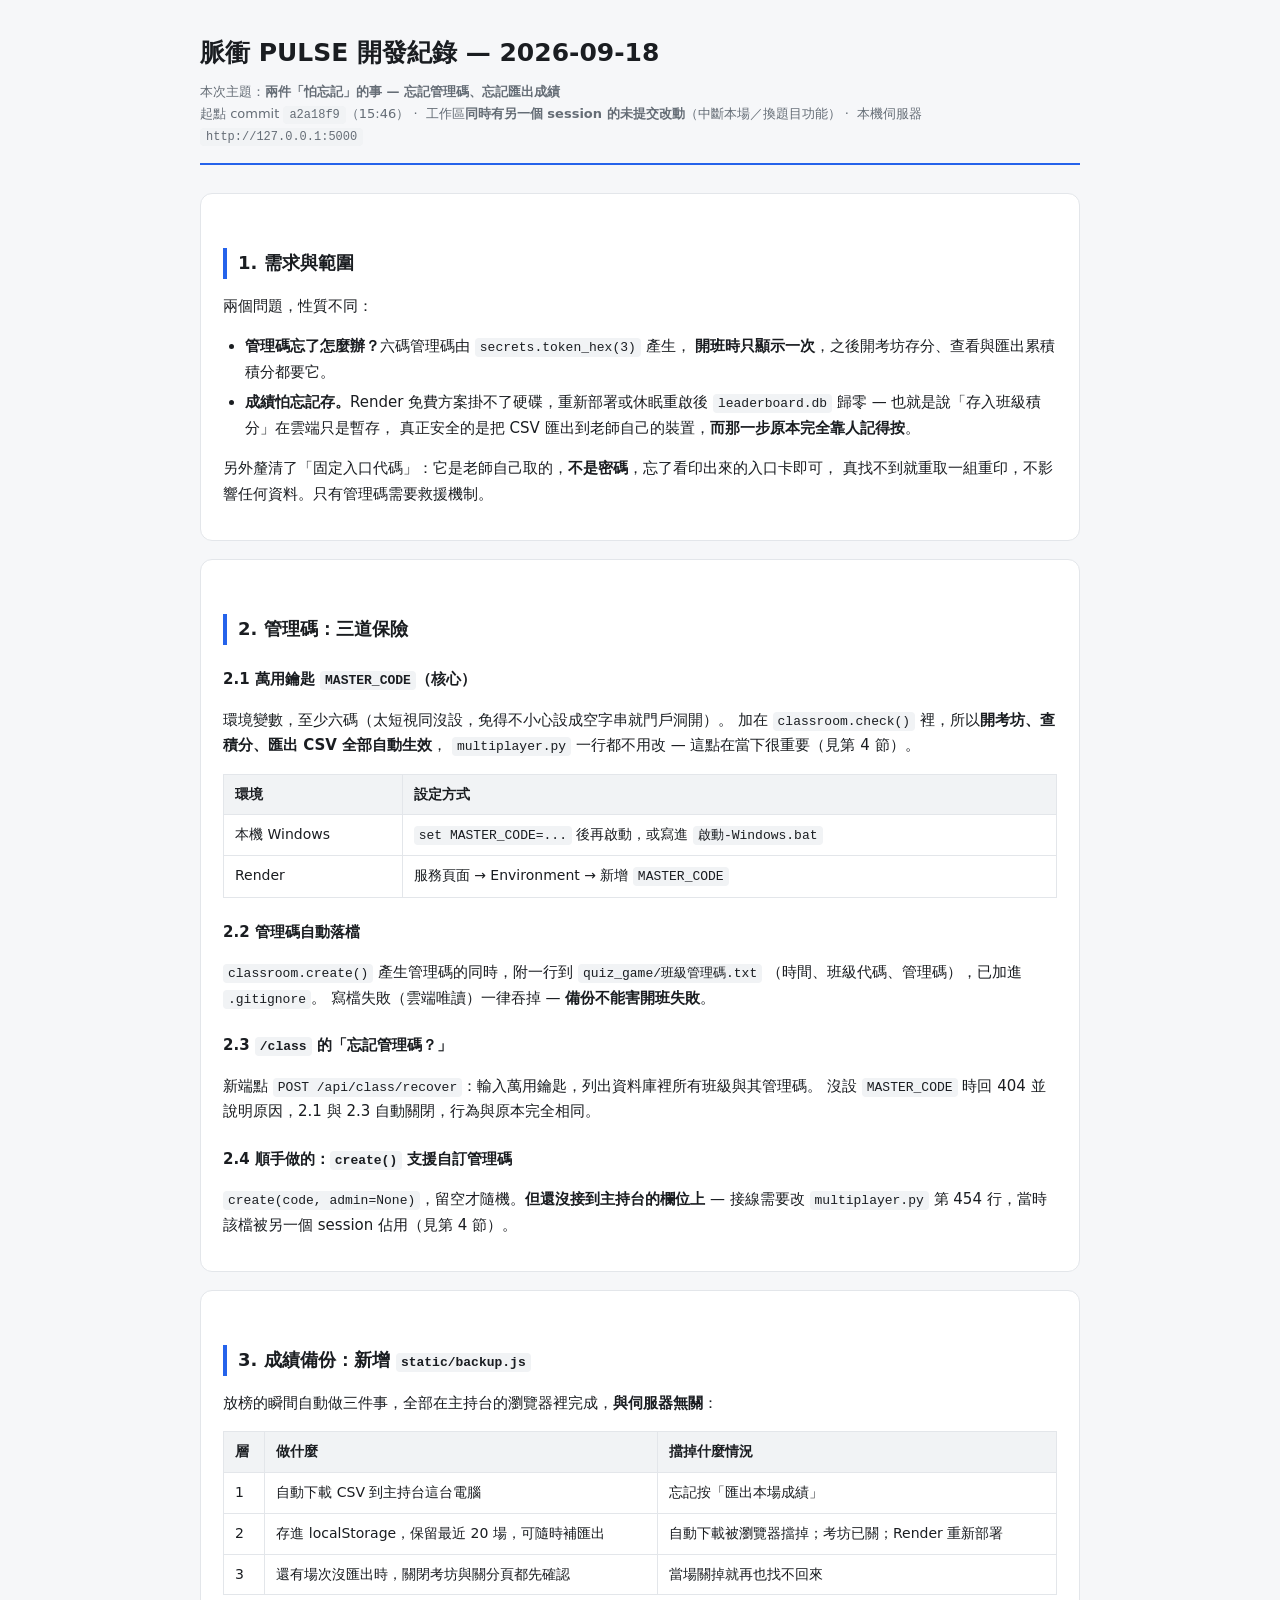
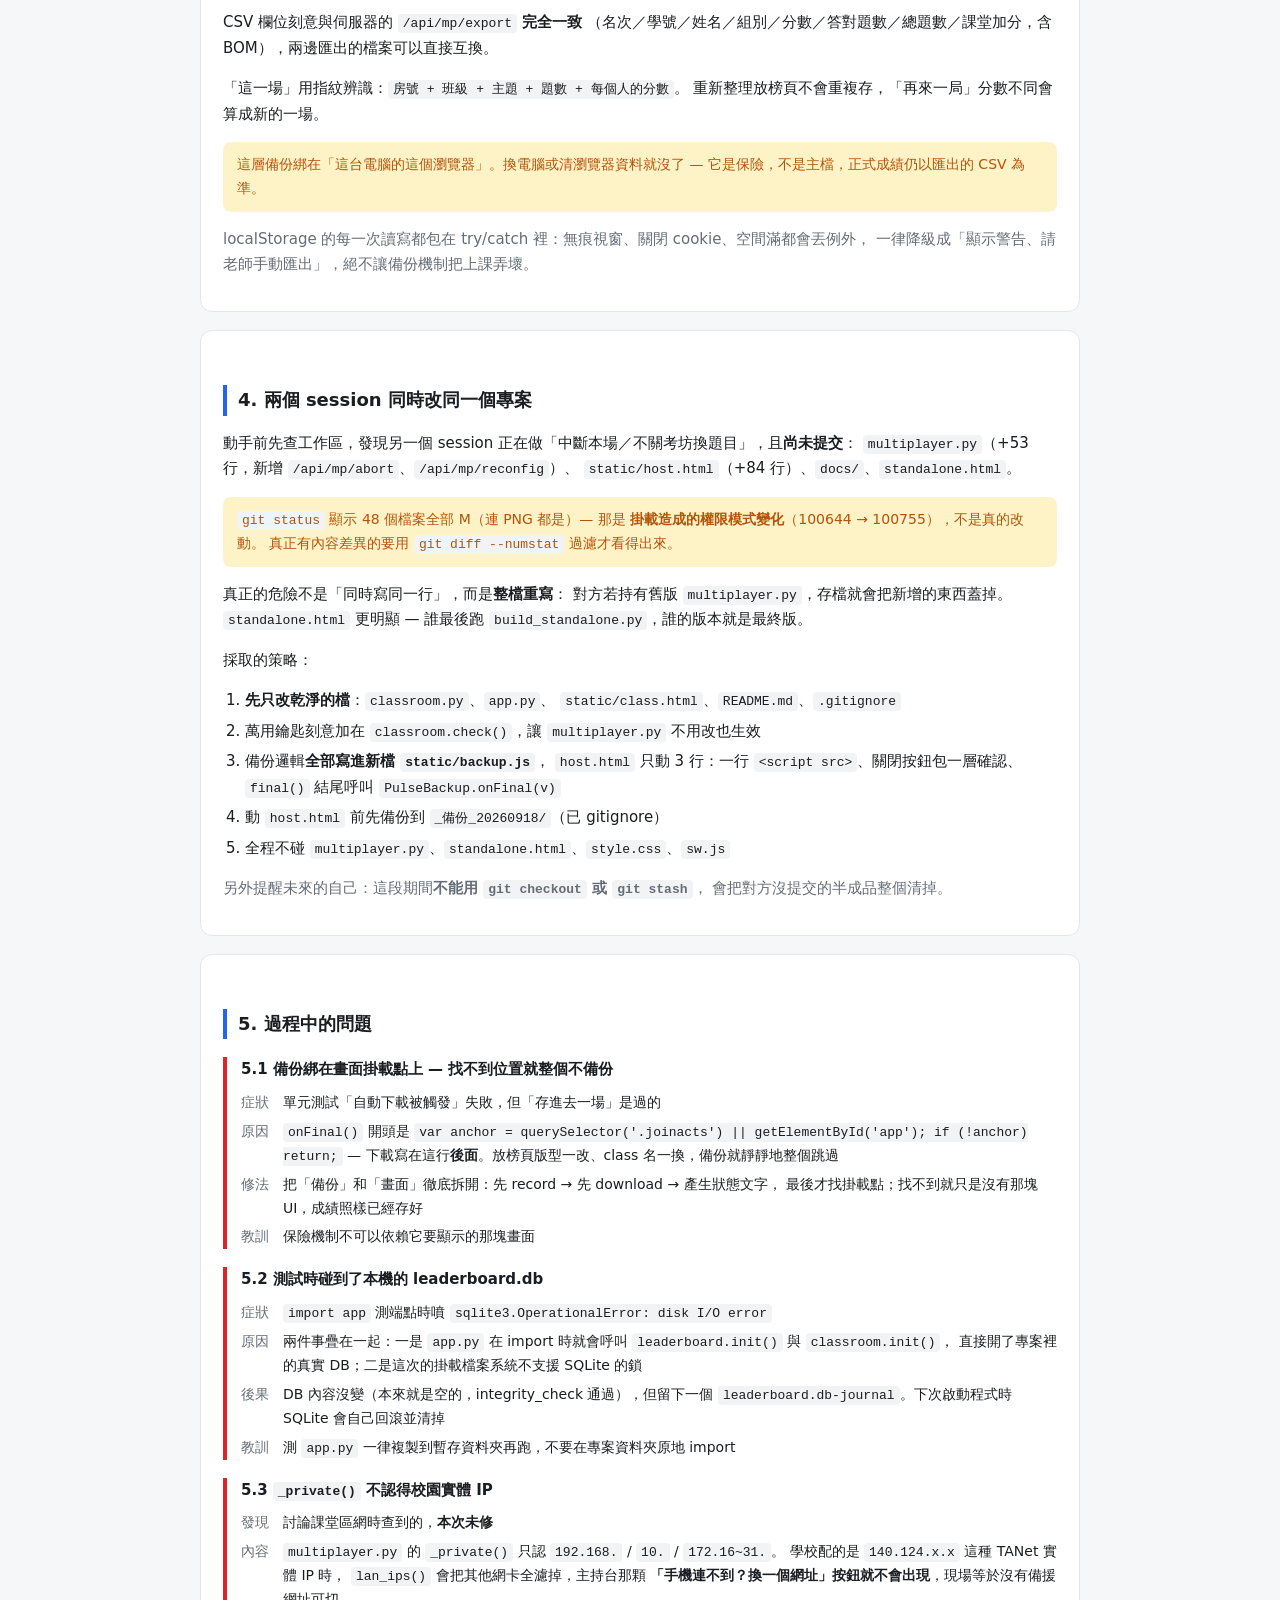
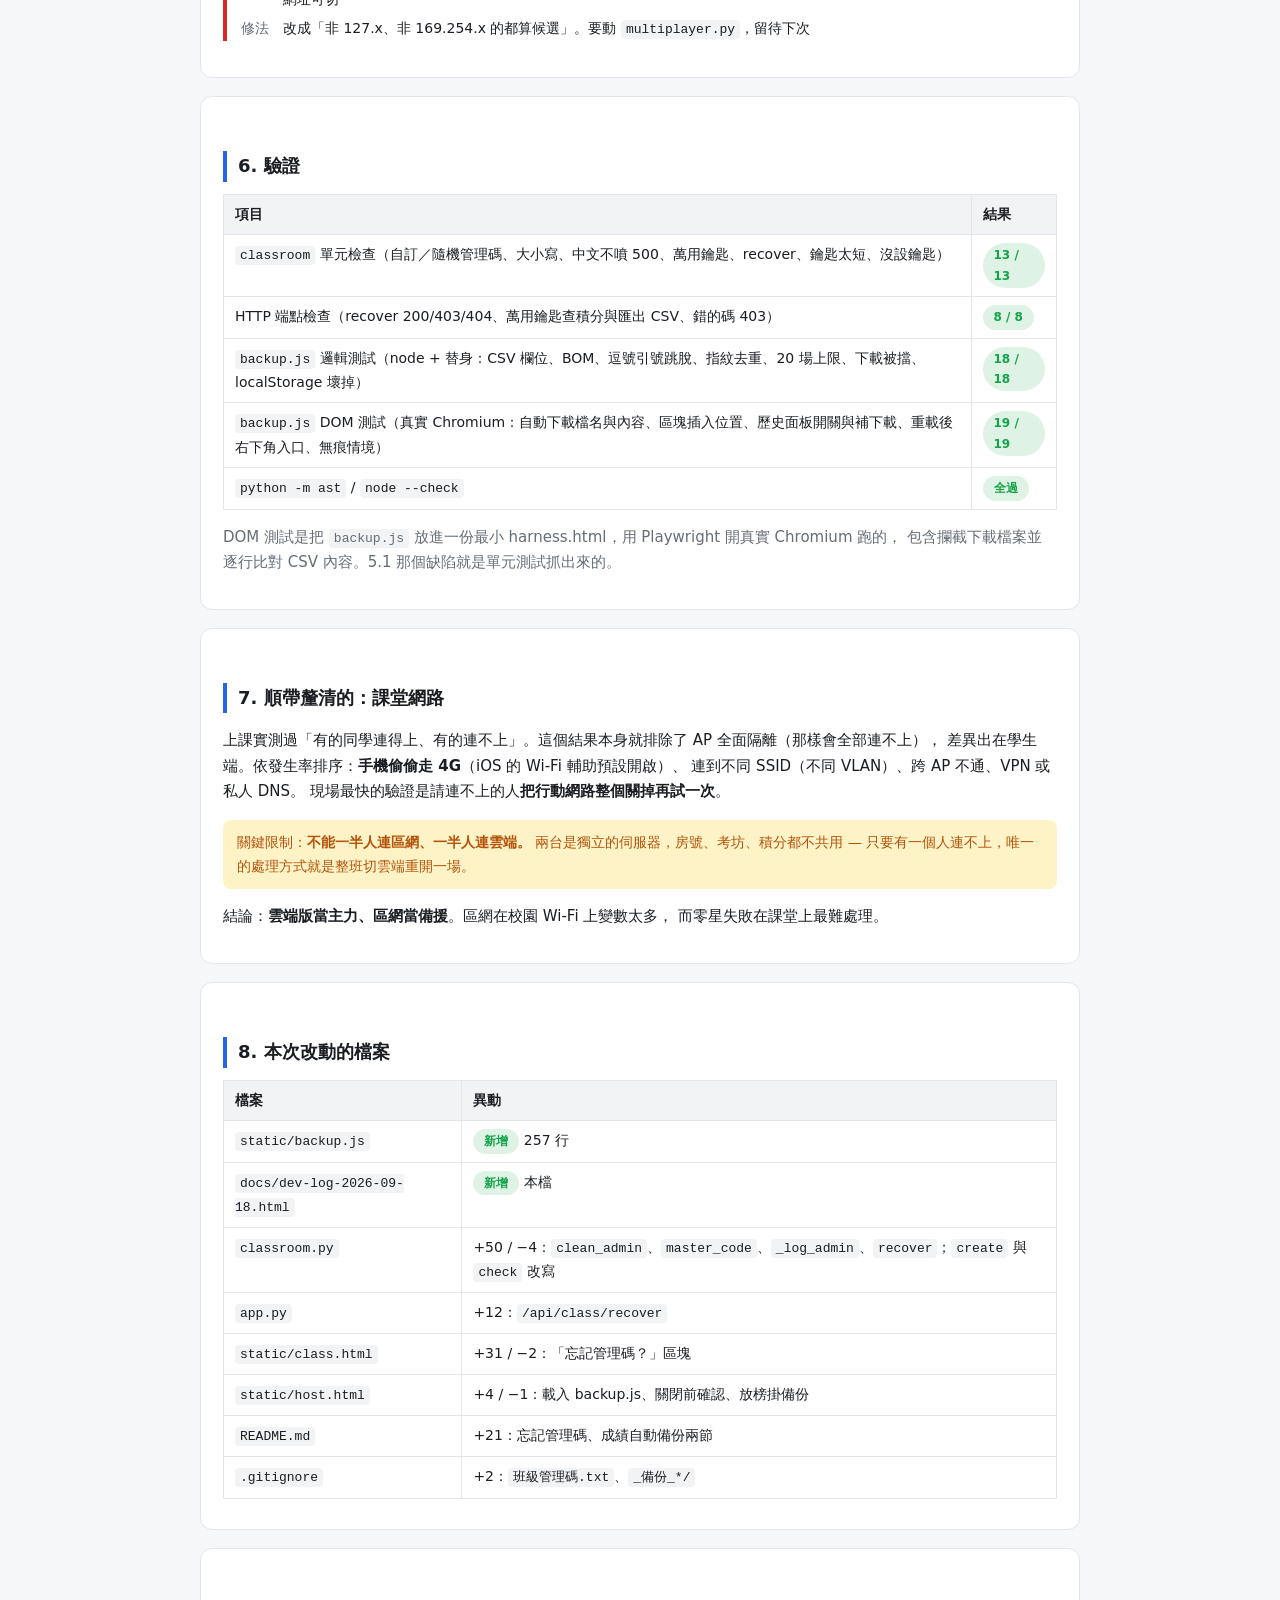
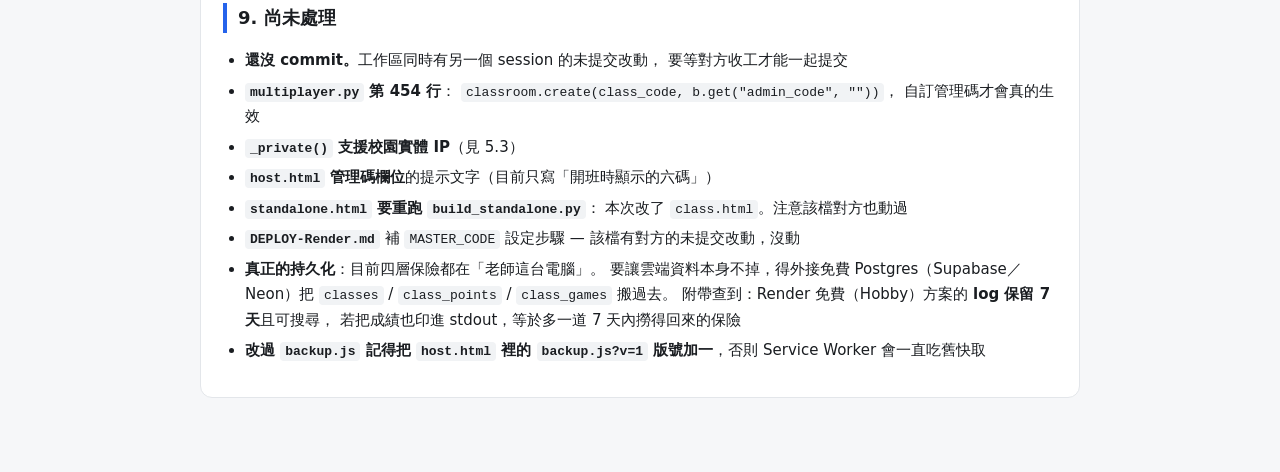
<file: docs/dev-log-2026-09-18.html>
<!DOCTYPE html>
<html lang="zh-Hant">
<head>
<meta charset="utf-8">
<meta name="viewport" content="width=device-width, initial-scale=1">
<title>脈衝 PULSE 開發紀錄 2026-09-18</title>
<style>
  :root {
    --bg: #f6f7f9; --surface: #fff; --border: #e3e6ea; --text: #1a1d21;
    --muted: #656d76; --accent: #2563eb; --ok: #16a34a; --bad: #dc2626;
    --warn: #b45309; --warn-bg: #fef3c7; --code-bg: #f1f3f5;
  }
  @media (prefers-color-scheme: dark) {
    :root {
      --bg: #0f1115; --surface: #171a1f; --border: #2b3038; --text: #e6e8eb;
      --muted: #9aa4b0; --accent: #60a5fa; --ok: #4ade80; --bad: #f87171;
      --warn: #fbbf24; --warn-bg: #3a2a06; --code-bg: #1e2229;
    }
  }
  * { box-sizing: border-box; }
  body {
    margin: 0; padding: 32px 20px 64px; background: var(--bg); color: var(--text);
    font-family: system-ui, -apple-system, "Noto Sans TC", "PingFang TC", "Microsoft JhengHei", sans-serif;
    line-height: 1.7; font-size: 15px;
  }
  .wrap { max-width: 880px; margin: 0 auto; }
  header { border-bottom: 2px solid var(--accent); padding-bottom: 16px; margin-bottom: 28px; }
  h1 { font-size: 25px; margin: 0 0 6px; }
  .meta { color: var(--muted); font-size: 13px; }
  .meta code { background: var(--code-bg); padding: 2px 6px; border-radius: 4px; font-size: 12px; }
  h2 { font-size: 18px; margin: 36px 0 12px; padding-left: 11px; border-left: 4px solid var(--accent); }
  h3 { font-size: 15px; margin: 22px 0 8px; }
  section { background: var(--surface); border: 1px solid var(--border); border-radius: 12px; padding: 18px 22px; margin-bottom: 18px; }
  table { width: 100%; border-collapse: collapse; margin: 12px 0; font-size: 14px; }
  th, td { border: 1px solid var(--border); padding: 8px 11px; text-align: left; vertical-align: top; }
  th { background: var(--code-bg); font-weight: 600; }
  code { background: var(--code-bg); padding: 2px 5px; border-radius: 4px; font-family: ui-monospace, "SF Mono", Menlo, monospace; font-size: 13px; }
  pre { background: var(--code-bg); padding: 12px 14px; border-radius: 8px; overflow-x: auto; font-size: 13px; line-height: 1.5; }
  pre code { background: none; padding: 0; }
  ul, ol { padding-left: 22px; }
  li { margin: 5px 0; }
  .pill { display: inline-block; border-radius: 999px; padding: 2px 11px; font-size: 12px; font-weight: 600; }
  .pill.ok { background: rgba(22,163,74,.14); color: var(--ok); }
  .pill.bad { background: rgba(220,38,38,.14); color: var(--bad); }
  .bug { border-left: 4px solid var(--bad); padding-left: 14px; margin: 18px 0; }
  .bug h3 { margin-top: 0; }
  .bug dl { margin: 8px 0 0; display: grid; grid-template-columns: max-content 1fr; gap: 5px 14px; font-size: 14px; }
  .bug dt { color: var(--muted); }
  .bug dd { margin: 0; }
  .note { background: var(--warn-bg); color: var(--warn); border-radius: 8px; padding: 11px 14px; font-size: 14px; margin: 14px 0; }
  .muted { color: var(--muted); }
</style>
</head>
<body>
<div class="wrap">

<header>
  <h1>脈衝 PULSE 開發紀錄 &mdash; 2026-09-18</h1>
  <div class="meta">
    本次主題：<strong>兩件「怕忘記」的事 &mdash; 忘記管理碼、忘記匯出成績</strong><br>
    起點 commit <code>a2a18f9</code>（15:46）&nbsp;·&nbsp;
    工作區<strong>同時有另一個 session 的未提交改動</strong>（中斷本場／換題目功能）&nbsp;·&nbsp;
    本機伺服器 <code>http://127.0.0.1:5000</code>
  </div>
</header>

<section>
<h2>1. 需求與範圍</h2>
<p>
兩個問題，性質不同：
</p>
<ul>
  <li><strong>管理碼忘了怎麼辦？</strong>六碼管理碼由 <code>secrets.token_hex(3)</code> 產生，
      <strong>開班時只顯示一次</strong>，之後開考坊存分、查看與匯出累積積分都要它。</li>
  <li><strong>成績怕忘記存。</strong>Render 免費方案掛不了硬碟，重新部署或休眠重啟後
      <code>leaderboard.db</code> 歸零 &mdash; 也就是說「存入班級積分」在雲端只是暫存，
      真正安全的是把 CSV 匯出到老師自己的裝置，<strong>而那一步原本完全靠人記得按</strong>。</li>
</ul>
<p>
另外釐清了「固定入口代碼」：它是老師自己取的，<strong>不是密碼</strong>，忘了看印出來的入口卡即可，
真找不到就重取一組重印，不影響任何資料。只有管理碼需要救援機制。
</p>
</section>

<section>
<h2>2. 管理碼：三道保險</h2>

<h3>2.1 萬用鑰匙 <code>MASTER_CODE</code>（核心）</h3>
<p>
環境變數，至少六碼（太短視同沒設，免得不小心設成空字串就門戶洞開）。
加在 <code>classroom.check()</code> 裡，所以<strong>開考坊、查積分、匯出 CSV 全部自動生效</strong>，
<code>multiplayer.py</code> 一行都不用改 &mdash; 這點在當下很重要（見第 4 節）。
</p>
<table>
<tr><th>環境</th><th>設定方式</th></tr>
<tr><td>本機 Windows</td><td><code>set MASTER_CODE=...</code> 後再啟動，或寫進 <code>啟動-Windows.bat</code></td></tr>
<tr><td>Render</td><td>服務頁面 &rarr; Environment &rarr; 新增 <code>MASTER_CODE</code></td></tr>
</table>

<h3>2.2 管理碼自動落檔</h3>
<p>
<code>classroom.create()</code> 產生管理碼的同時，附一行到 <code>quiz_game/班級管理碼.txt</code>
（時間、班級代碼、管理碼），已加進 <code>.gitignore</code>。
寫檔失敗（雲端唯讀）一律吞掉 &mdash; <strong>備份不能害開班失敗</strong>。
</p>

<h3>2.3 <code>/class</code> 的「忘記管理碼？」</h3>
<p>
新端點 <code>POST /api/class/recover</code>：輸入萬用鑰匙，列出資料庫裡所有班級與其管理碼。
沒設 <code>MASTER_CODE</code> 時回 404 並說明原因，2.1 與 2.3 自動關閉，行為與原本完全相同。
</p>

<h3>2.4 順手做的：<code>create()</code> 支援自訂管理碼</h3>
<p>
<code>create(code, admin=None)</code>，留空才隨機。<strong>但還沒接到主持台的欄位上</strong> &mdash;
接線需要改 <code>multiplayer.py</code> 第 454 行，當時該檔被另一個 session 佔用（見第 4 節）。
</p>
</section>

<section>
<h2>3. 成績備份：新增 <code>static/backup.js</code></h2>
<p>
放榜的瞬間自動做三件事，全部在主持台的瀏覽器裡完成，<strong>與伺服器無關</strong>：
</p>
<table>
<tr><th>層</th><th>做什麼</th><th>擋掉什麼情況</th></tr>
<tr><td>1</td><td>自動下載 CSV 到主持台這台電腦</td><td>忘記按「匯出本場成績」</td></tr>
<tr><td>2</td><td>存進 localStorage，保留最近 20 場，可隨時補匯出</td><td>自動下載被瀏覽器擋掉；考坊已關；Render 重新部署</td></tr>
<tr><td>3</td><td>還有場次沒匯出時，關閉考坊與關分頁都先確認</td><td>當場關掉就再也找不回來</td></tr>
</table>
<p>
CSV 欄位刻意與伺服器的 <code>/api/mp/export</code> <strong>完全一致</strong>
（名次／學號／姓名／組別／分數／答對題數／總題數／課堂加分，含 BOM），兩邊匯出的檔案可以直接互換。
</p>
<p>
「這一場」用指紋辨識：<code>房號 + 班級 + 主題 + 題數 + 每個人的分數</code>。
重新整理放榜頁不會重複存，「再來一局」分數不同會算成新的一場。
</p>
<div class="note">
這層備份綁在「這台電腦的這個瀏覽器」。換電腦或清瀏覽器資料就沒了 &mdash;
它是保險，不是主檔，正式成績仍以匯出的 CSV 為準。
</div>
<p class="muted">
localStorage 的每一次讀寫都包在 try/catch 裡：無痕視窗、關閉 cookie、空間滿都會丟例外，
一律降級成「顯示警告、請老師手動匯出」，絕不讓備份機制把上課弄壞。
</p>
</section>

<section>
<h2>4. 兩個 session 同時改同一個專案</h2>
<p>
動手前先查工作區，發現另一個 session 正在做「中斷本場／不關考坊換題目」，且<strong>尚未提交</strong>：
<code>multiplayer.py</code>（+53 行，新增 <code>/api/mp/abort</code>、<code>/api/mp/reconfig</code>）、
<code>static/host.html</code>（+84 行）、<code>docs/</code>、<code>standalone.html</code>。
</p>
<div class="note">
<code>git status</code> 顯示 48 個檔案全部 M（連 PNG 都是）&mdash;
那是 <strong>掛載造成的權限模式變化</strong>（100644 &rarr; 100755），不是真的改動。
真正有內容差異的要用 <code>git diff --numstat</code> 過濾才看得出來。
</div>
<p>
真正的危險不是「同時寫同一行」，而是<strong>整檔重寫</strong>：
對方若持有舊版 <code>multiplayer.py</code>，存檔就會把新增的東西蓋掉。
<code>standalone.html</code> 更明顯 &mdash; 誰最後跑 <code>build_standalone.py</code>，誰的版本就是最終版。
</p>
<p>採取的策略：</p>
<ol>
  <li><strong>先只改乾淨的檔</strong>：<code>classroom.py</code>、<code>app.py</code>、
      <code>static/class.html</code>、<code>README.md</code>、<code>.gitignore</code></li>
  <li>萬用鑰匙刻意加在 <code>classroom.check()</code>，讓 <code>multiplayer.py</code> 不用改也生效</li>
  <li>備份邏輯<strong>全部寫進新檔 <code>static/backup.js</code></strong>，
      <code>host.html</code> 只動 3 行：一行 <code>&lt;script src&gt;</code>、關閉按鈕包一層確認、
      <code>final()</code> 結尾呼叫 <code>PulseBackup.onFinal(v)</code></li>
  <li>動 <code>host.html</code> 前先備份到 <code>_備份_20260918/</code>（已 gitignore）</li>
  <li>全程不碰 <code>multiplayer.py</code>、<code>standalone.html</code>、<code>style.css</code>、<code>sw.js</code></li>
</ol>
<p class="muted">
另外提醒未來的自己：這段期間<strong>不能用 <code>git checkout</code> 或 <code>git stash</code></strong>，
會把對方沒提交的半成品整個清掉。
</p>
</section>

<section>
<h2>5. 過程中的問題</h2>

<div class="bug">
<h3>5.1 備份綁在畫面掛載點上 &mdash; 找不到位置就整個不備份</h3>
<dl>
  <dt>症狀</dt><dd>單元測試「自動下載被觸發」失敗，但「存進去一場」是過的</dd>
  <dt>原因</dt><dd><code>onFinal()</code> 開頭是
      <code>var anchor = querySelector('.joinacts') || getElementById('app'); if (!anchor) return;</code>
      &mdash; 下載寫在這行<strong>後面</strong>。放榜頁版型一改、class 名一換，備份就靜靜地整個跳過</dd>
  <dt>修法</dt><dd>把「備份」和「畫面」徹底拆開：先 record &rarr; 先 download &rarr; 產生狀態文字，
      最後才找掛載點；找不到就只是沒有那塊 UI，成績照樣已經存好</dd>
  <dt>教訓</dt><dd>保險機制不可以依賴它要顯示的那塊畫面</dd>
</dl>
</div>

<div class="bug">
<h3>5.2 測試時碰到了本機的 leaderboard.db</h3>
<dl>
  <dt>症狀</dt><dd><code>import app</code> 測端點時噴 <code>sqlite3.OperationalError: disk I/O error</code></dd>
  <dt>原因</dt><dd>兩件事疊在一起：一是 <code>app.py</code> 在 import 時就會呼叫
      <code>leaderboard.init()</code> 與 <code>classroom.init()</code>，
      直接開了專案裡的真實 DB；二是這次的掛載檔案系統不支援 SQLite 的鎖</dd>
  <dt>後果</dt><dd>DB 內容沒變（本來就是空的，integrity_check 通過），但留下一個
      <code>leaderboard.db-journal</code>。下次啟動程式時 SQLite 會自己回滾並清掉</dd>
  <dt>教訓</dt><dd>測 <code>app.py</code> 一律複製到暫存資料夾再跑，不要在專案資料夾原地 import</dd>
</dl>
</div>

<div class="bug">
<h3>5.3 <code>_private()</code> 不認得校園實體 IP</h3>
<dl>
  <dt>發現</dt><dd>討論課堂區網時查到的，<strong>本次未修</strong></dd>
  <dt>內容</dt><dd><code>multiplayer.py</code> 的 <code>_private()</code> 只認
      <code>192.168.</code> / <code>10.</code> / <code>172.16~31.</code>。
      學校配的是 <code>140.124.x.x</code> 這種 TANet 實體 IP 時，
      <code>lan_ips()</code> 會把其他網卡全濾掉，主持台那顆
      <strong>「手機連不到？換一個網址」按鈕就不會出現</strong>，現場等於沒有備援網址可切</dd>
  <dt>修法</dt><dd>改成「非 127.x、非 169.254.x 的都算候選」。要動 <code>multiplayer.py</code>，留待下次</dd>
</dl>
</div>
</section>

<section>
<h2>6. 驗證</h2>
<table>
<tr><th>項目</th><th>結果</th></tr>
<tr><td><code>classroom</code> 單元檢查（自訂／隨機管理碼、大小寫、中文不噴 500、萬用鑰匙、recover、鑰匙太短、沒設鑰匙）</td>
    <td><span class="pill ok">13 / 13</span></td></tr>
<tr><td>HTTP 端點檢查（recover 200/403/404、萬用鑰匙查積分與匯出 CSV、錯的碼 403）</td>
    <td><span class="pill ok">8 / 8</span></td></tr>
<tr><td><code>backup.js</code> 邏輯測試（node + 替身：CSV 欄位、BOM、逗號引號跳脫、指紋去重、20 場上限、下載被擋、localStorage 壞掉）</td>
    <td><span class="pill ok">18 / 18</span></td></tr>
<tr><td><code>backup.js</code> DOM 測試（真實 Chromium：自動下載檔名與內容、區塊插入位置、歷史面板開關與補下載、重載後右下角入口、無痕情境）</td>
    <td><span class="pill ok">19 / 19</span></td></tr>
<tr><td><code>python -m ast</code> / <code>node --check</code></td>
    <td><span class="pill ok">全過</span></td></tr>
</table>
<p class="muted">
DOM 測試是把 <code>backup.js</code> 放進一份最小 harness.html，用 Playwright 開真實 Chromium 跑的，
包含攔截下載檔案並逐行比對 CSV 內容。5.1 那個缺陷就是單元測試抓出來的。
</p>
</section>

<section>
<h2>7. 順帶釐清的：課堂網路</h2>
<p>
上課實測過「有的同學連得上、有的連不上」。這個結果本身就排除了 AP 全面隔離（那樣會全部連不上），
差異出在學生端。依發生率排序：<strong>手機偷偷走 4G</strong>（iOS 的 Wi-Fi 輔助預設開啟）、
連到不同 SSID（不同 VLAN）、跨 AP 不通、VPN 或私人 DNS。
現場最快的驗證是請連不上的人<strong>把行動網路整個關掉再試一次</strong>。
</p>
<div class="note">
關鍵限制：<strong>不能一半人連區網、一半人連雲端。</strong>
兩台是獨立的伺服器，房號、考坊、積分都不共用 &mdash;
只要有一個人連不上，唯一的處理方式就是整班切雲端重開一場。
</div>
<p>
結論：<strong>雲端版當主力、區網當備援</strong>。區網在校園 Wi-Fi 上變數太多，
而零星失敗在課堂上最難處理。
</p>
</section>

<section>
<h2>8. 本次改動的檔案</h2>
<table>
<tr><th>檔案</th><th>異動</th></tr>
<tr><td><code>static/backup.js</code></td><td><span class="pill ok">新增</span> 257 行</td></tr>
<tr><td><code>docs/dev-log-2026-09-18.html</code></td><td><span class="pill ok">新增</span> 本檔</td></tr>
<tr><td><code>classroom.py</code></td><td>+50 / &minus;4：<code>clean_admin</code>、<code>master_code</code>、<code>_log_admin</code>、<code>recover</code>；<code>create</code> 與 <code>check</code> 改寫</td></tr>
<tr><td><code>app.py</code></td><td>+12：<code>/api/class/recover</code></td></tr>
<tr><td><code>static/class.html</code></td><td>+31 / &minus;2：「忘記管理碼？」區塊</td></tr>
<tr><td><code>static/host.html</code></td><td>+4 / &minus;1：載入 backup.js、關閉前確認、放榜掛備份</td></tr>
<tr><td><code>README.md</code></td><td>+21：忘記管理碼、成績自動備份兩節</td></tr>
<tr><td><code>.gitignore</code></td><td>+2：<code>班級管理碼.txt</code>、<code>_備份_*/</code></td></tr>
</table>
</section>

<section>
<h2>9. 尚未處理</h2>
<ul>
  <li><strong>還沒 commit。</strong>工作區同時有另一個 session 的未提交改動，
      要等對方收工才能一起提交</li>
  <li><strong><code>multiplayer.py</code> 第 454 行</strong>：
      <code>classroom.create(class_code, b.get("admin_code", ""))</code>，
      自訂管理碼才會真的生效</li>
  <li><strong><code>_private()</code> 支援校園實體 IP</strong>（見 5.3）</li>
  <li><strong><code>host.html</code> 管理碼欄位</strong>的提示文字（目前只寫「開班時顯示的六碼」）</li>
  <li><strong><code>standalone.html</code> 要重跑 <code>build_standalone.py</code></strong>：
      本次改了 <code>class.html</code>。注意該檔對方也動過</li>
  <li><strong><code>DEPLOY-Render.md</code></strong> 補 <code>MASTER_CODE</code> 設定步驟 &mdash;
      該檔有對方的未提交改動，沒動</li>
  <li><strong>真正的持久化</strong>：目前四層保險都在「老師這台電腦」。
      要讓雲端資料本身不掉，得外接免費 Postgres（Supabase／Neon）把
      <code>classes</code> / <code>class_points</code> / <code>class_games</code> 搬過去。
      附帶查到：Render 免費（Hobby）方案的 <strong>log 保留 7 天</strong>且可搜尋，
      若把成績也印進 stdout，等於多一道 7 天內撈得回來的保險</li>
  <li><strong>改過 <code>backup.js</code> 記得把 <code>host.html</code> 裡的
      <code>backup.js?v=1</code> 版號加一</strong>，否則 Service Worker 會一直吃舊快取</li>
</ul>
</section>

</div>
</body>
</html>
</file>
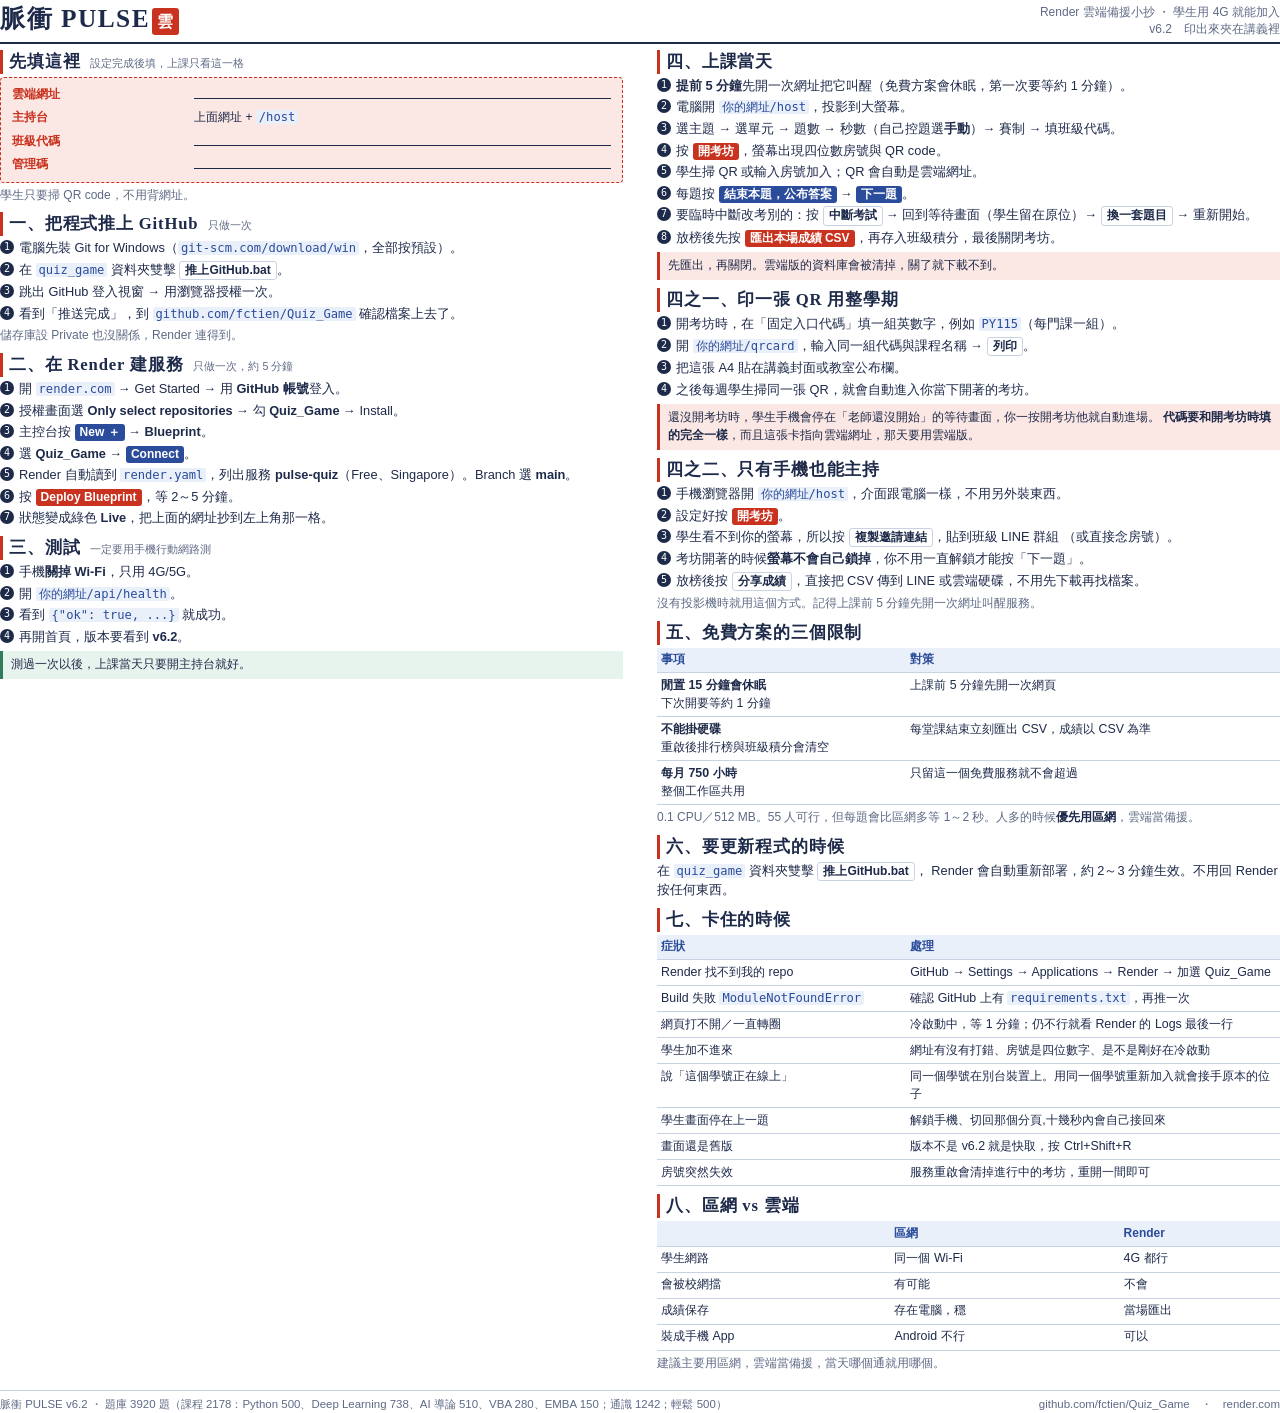
<file: docs/Render備援小抄.html>
<!doctype html>
<html lang="zh-Hant">
<head>
<meta charset="utf-8">
<title>脈衝 PULSE・Render 雲端備援小抄</title>
<style>
@page { size: A4; margin: 9mm 9mm; }
:root{
  --ink:#1E2A4A; --muted:#5E6A85; --line:#C9D2E2; --blue:#2B4C9B; --blue-soft:#EAF0FA;
  --cinnabar:#C8321E; --cinnabar-soft:#FBE7E3; --jade:#2F7D5B; --paper:#fff;
  --serif:"Noto Serif CJK TC","Noto Serif TC",serif;
  --sans:"Noto Sans CJK TC","Noto Sans TC",sans-serif;
  --mono:"DejaVu Sans Mono",monospace;
}
*{box-sizing:border-box}
body{margin:0;font-family:var(--sans);color:var(--ink);font-size:9.6pt;line-height:1.45;background:#fff}
header{display:flex;align-items:flex-end;gap:10px;border-bottom:2.5px solid var(--ink);padding-bottom:5px}
h1{font-family:var(--serif);font-size:19pt;margin:0;letter-spacing:.06em;font-weight:700}
.seal{display:inline-grid;place-items:center;width:20pt;height:20pt;background:var(--cinnabar);color:#fff;
  border-radius:3px;font-family:var(--serif);font-size:12pt;font-weight:700;margin-left:2px}
header .sub{color:var(--muted);font-size:9pt;margin-left:auto;text-align:right;line-height:1.35}
.cols{display:grid;grid-template-columns:1fr 1fr;gap:0 9mm;margin-top:6px}
section{break-inside:avoid;margin-bottom:8px}
h2{font-family:var(--serif);font-size:12.5pt;margin:0 0 3px;letter-spacing:.05em;
  border-left:3.5px solid var(--cinnabar);padding-left:6px}
h2 small{font-family:var(--sans);font-size:8pt;color:var(--muted);font-weight:400;margin-left:5px;letter-spacing:0}
ol,ul{margin:0;padding-left:1.25em}
li{margin:1.5px 0}
b{color:var(--ink)}
.k{font-family:var(--mono);background:var(--blue-soft);color:var(--blue);padding:0 3px;border-radius:2px;font-size:9.1pt}
.btn{display:inline-block;background:var(--blue);color:#fff;border-radius:3px;padding:0 5px;font-size:9pt;font-weight:700;white-space:nowrap}
.btn.red{background:var(--cinnabar)}
.btn.out{background:#fff;color:var(--ink);border:1px solid var(--line)}
table{width:100%;border-collapse:collapse;font-size:9.3pt}
th,td{text-align:left;padding:3.5px 4px;border-bottom:1px solid var(--line);vertical-align:top}
th{background:var(--blue-soft);color:var(--blue);font-size:9pt;white-space:nowrap}
td.sym{width:40%}
.fill{border:1.2px dashed var(--cinnabar);border-radius:4px;padding:5px 7px;background:var(--cinnabar-soft)}
.fill table{font-size:9pt}
.fill td{border:0;padding:3px 4px}
.fill .lbl{color:var(--cinnabar);font-weight:700;white-space:nowrap;width:30%}
.fill .blank{border-bottom:1.2px solid var(--ink);width:100%;display:block;height:13px}
.flow{counter-reset:step;margin:0;padding:0;list-style:none}
.flow li{position:relative;padding-left:19px;margin:3px 0}
.flow li::before{counter-increment:step;content:counter(step);position:absolute;left:0;top:1px;
  width:14px;height:14px;border-radius:50%;background:var(--ink);color:#fff;font-size:7.5pt;
  display:grid;place-items:center;font-family:var(--mono)}
.note{color:var(--muted);font-size:9pt;margin:4px 0 0}
.warn{background:var(--cinnabar-soft);border-left:3px solid var(--cinnabar);padding:5px 8px;font-size:9.2pt;margin-top:5px}
.ok{background:#E7F4EE;border-left:3px solid var(--jade);padding:5px 8px;font-size:9.2pt;margin-top:5px}
footer{margin-top:10px;border-top:1px solid var(--line);padding-top:5px;color:var(--muted);font-size:8.6pt;
  display:flex;justify-content:space-between}
</style>
</head>
<body>
<header>
  <h1>脈衝 PULSE<span class="seal">雲</span></h1>
  <div class="sub">Render 雲端備援小抄 ・ 學生用 4G 就能加入<br>v6.2　印出來夾在講義裡</div>
</header>

<div class="cols">
<div>

<section>
  <h2>先填這裡 <small>設定完成後填，上課只看這一格</small></h2>
  <div class="fill">
    <table>
      <tr><td class="lbl">雲端網址</td><td><span class="blank"></span></td></tr>
      <tr><td class="lbl">主持台</td><td>上面網址 + <span class="k">/host</span></td></tr>
      <tr><td class="lbl">班級代碼</td><td><span class="blank"></span></td></tr>
      <tr><td class="lbl">管理碼</td><td><span class="blank"></span></td></tr>
    </table>
  </div>
  <p class="note">學生只要掃 QR code，不用背網址。</p>
</section>

<section>
  <h2>一、把程式推上 GitHub <small>只做一次</small></h2>
  <ol class="flow">
    <li>電腦先裝 Git for Windows（<span class="k">git-scm.com/download/win</span>，全部按預設）。</li>
    <li>在 <span class="k">quiz_game</span> 資料夾雙擊 <span class="btn out">推上GitHub.bat</span>。</li>
    <li>跳出 GitHub 登入視窗 → 用瀏覽器授權一次。</li>
    <li>看到「推送完成」，到 <span class="k">github.com/fctien/Quiz_Game</span> 確認檔案上去了。</li>
  </ol>
  <p class="note">儲存庫設 Private 也沒關係，Render 連得到。</p>
</section>

<section>
  <h2>二、在 Render 建服務 <small>只做一次，約 5 分鐘</small></h2>
  <ol class="flow">
    <li>開 <span class="k">render.com</span> → Get Started → 用 <b>GitHub 帳號</b>登入。</li>
    <li>授權畫面選 <b>Only select repositories</b> → 勾 <b>Quiz_Game</b> → Install。</li>
    <li>主控台按 <span class="btn">New ＋</span> → <b>Blueprint</b>。</li>
    <li>選 <b>Quiz_Game</b> → <span class="btn">Connect</span>。</li>
    <li>Render 自動讀到 <span class="k">render.yaml</span>，列出服務 <b>pulse-quiz</b>（Free、Singapore）。Branch 選 <b>main</b>。</li>
    <li>按 <span class="btn red">Deploy Blueprint</span>，等 2～5 分鐘。</li>
    <li>狀態變成綠色 <b>Live</b>，把上面的網址抄到左上角那一格。</li>
  </ol>
</section>

<section>
  <h2>三、測試 <small>一定要用手機行動網路測</small></h2>
  <ol class="flow">
    <li>手機<b>關掉 Wi-Fi</b>，只用 4G/5G。</li>
    <li>開 <span class="k">你的網址/api/health</span>。</li>
    <li>看到 <span class="k">{"ok": true, ...}</span> 就成功。</li>
    <li>再開首頁，版本要看到 <b>v6.2</b>。</li>
  </ol>
  <div class="ok">測過一次以後，上課當天只要開主持台就好。</div>
</section>

</div>
<div>

<section>
  <h2>四、上課當天</h2>
  <ol class="flow">
    <li><b>提前 5 分鐘</b>先開一次網址把它叫醒（免費方案會休眠，第一次要等約 1 分鐘）。</li>
    <li>電腦開 <span class="k">你的網址/host</span>，投影到大螢幕。</li>
    <li>選主題 → 選單元 → 題數 → 秒數（自己控題選<b>手動</b>）→ 賽制 → 填班級代碼。</li>
    <li>按 <span class="btn red">開考坊</span>，螢幕出現四位數房號與 QR code。</li>
    <li>學生掃 QR 或輸入房號加入；QR 會自動是雲端網址。</li>
    <li>每題按 <span class="btn">結束本題，公布答案</span> → <span class="btn">下一題</span>。</li>
    <li>要臨時中斷改考別的：按 <span class="btn out">中斷考試</span> → 回到等待畫面（學生留在原位）→
      <span class="btn out">換一套題目</span> → 重新開始。</li>
    <li>放榜後先按 <span class="btn red">匯出本場成績 CSV</span>，再存入班級積分，最後關閉考坊。</li>
  </ol>
  <div class="warn">先匯出，再關閉。雲端版的資料庫會被清掉，關了就下載不到。</div>
</section>

<section>
  <h2>四之一、印一張 QR 用整學期</h2>
  <ol class="flow">
    <li>開考坊時，在「固定入口代碼」填一組英數字，例如 <span class="k">PY115</span>（每門課一組）。</li>
    <li>開 <span class="k">你的網址/qrcard</span>，輸入同一組代碼與課程名稱 → <span class="btn out">列印</span>。</li>
    <li>把這張 A4 貼在講義封面或教室公布欄。</li>
    <li>之後每週學生掃同一張 QR，就會自動進入你當下開著的考坊。</li>
  </ol>
  <div class="warn">還沒開考坊時，學生手機會停在「老師還沒開始」的等待畫面，你一按開考坊他就自動進場。
  <b>代碼要和開考坊時填的完全一樣</b>，而且這張卡指向雲端網址，那天要用雲端版。</div>
</section>

<section>
  <h2>四之二、只有手機也能主持</h2>
  <ol class="flow">
    <li>手機瀏覽器開 <span class="k">你的網址/host</span>，介面跟電腦一樣，不用另外裝東西。</li>
    <li>設定好按 <span class="btn red">開考坊</span>。</li>
    <li>學生看不到你的螢幕，所以按 <span class="btn out">複製邀請連結</span>，貼到班級 LINE 群組
      （或直接念房號）。</li>
    <li>考坊開著的時候<b>螢幕不會自己鎖掉</b>，你不用一直解鎖才能按「下一題」。</li>
    <li>放榜後按 <span class="btn out">分享成績</span>，直接把 CSV 傳到 LINE 或雲端硬碟，不用先下載再找檔案。</li>
  </ol>
  <p class="note">沒有投影機時就用這個方式。記得上課前 5 分鐘先開一次網址叫醒服務。</p>
</section>

<section>
  <h2>五、免費方案的三個限制</h2>
  <table>
    <tr><th>事項</th><th>對策</th></tr>
    <tr><td class="sym"><b>閒置 15 分鐘會休眠</b><br>下次開要等約 1 分鐘</td><td>上課前 5 分鐘先開一次網頁</td></tr>
    <tr><td class="sym"><b>不能掛硬碟</b><br>重啟後排行榜與班級積分會清空</td><td>每堂課結束立刻匯出 CSV，成績以 CSV 為準</td></tr>
    <tr><td class="sym"><b>每月 750 小時</b><br>整個工作區共用</td><td>只留這一個免費服務就不會超過</td></tr>
  </table>
  <p class="note">0.1 CPU／512 MB。55 人可行，但每題會比區網多等 1～2 秒。人多的時候<b>優先用區網</b>，雲端當備援。</p>
</section>

<section>
  <h2>六、要更新程式的時候</h2>
  <p style="margin:0">在 <span class="k">quiz_game</span> 資料夾雙擊 <span class="btn out">推上GitHub.bat</span>，
  Render 會自動重新部署，約 2～3 分鐘生效。不用回 Render 按任何東西。</p>
</section>

<section>
  <h2>七、卡住的時候</h2>
  <table>
    <tr><th>症狀</th><th>處理</th></tr>
    <tr><td class="sym">Render 找不到我的 repo</td><td>GitHub → Settings → Applications → Render → 加選 Quiz_Game</td></tr>
    <tr><td class="sym">Build 失敗 <span class="k">ModuleNotFoundError</span></td><td>確認 GitHub 上有 <span class="k">requirements.txt</span>，再推一次</td></tr>
    <tr><td class="sym">網頁打不開／一直轉圈</td><td>冷啟動中，等 1 分鐘；仍不行就看 Render 的 Logs 最後一行</td></tr>
    <tr><td class="sym">學生加不進來</td><td>網址有沒有打錯、房號是四位數字、是不是剛好在冷啟動</td></tr>
    <tr><td class="sym">說「這個學號正在線上」</td><td>同一個學號在別台裝置上。用同一個學號重新加入就會接手原本的位子</td></tr>
    <tr><td class="sym">學生畫面停在上一題</td><td>解鎖手機、切回那個分頁,十幾秒內會自己接回來</td></tr>
    <tr><td class="sym">畫面還是舊版</td><td>版本不是 v6.2 就是快取，按 Ctrl+Shift+R</td></tr>
    <tr><td class="sym">房號突然失效</td><td>服務重啟會清掉進行中的考坊，重開一間即可</td></tr>
  </table>
</section>

<section>
  <h2>八、區網 vs 雲端</h2>
  <table>
    <tr><th></th><th>區網</th><th>Render</th></tr>
    <tr><td>學生網路</td><td>同一個 Wi-Fi</td><td>4G 都行</td></tr>
    <tr><td>會被校網擋</td><td>有可能</td><td>不會</td></tr>
    <tr><td>成績保存</td><td>存在電腦，穩</td><td>當場匯出</td></tr>
    <tr><td>裝成手機 App</td><td>Android 不行</td><td>可以</td></tr>
  </table>
  <p class="note">建議主要用區網，雲端當備援，當天哪個通就用哪個。</p>
</section>

</div>
</div>

<footer>
  <span>脈衝 PULSE v6.2 ・ 題庫 3920 題（課程 2178：Python 500、Deep Learning 738、AI 導論 510、VBA 280、EMBA 150；通識 1242；輕鬆 500）</span>
  <span>github.com/fctien/Quiz_Game　・　render.com</span>
</footer>
</body>
</html>
</file>
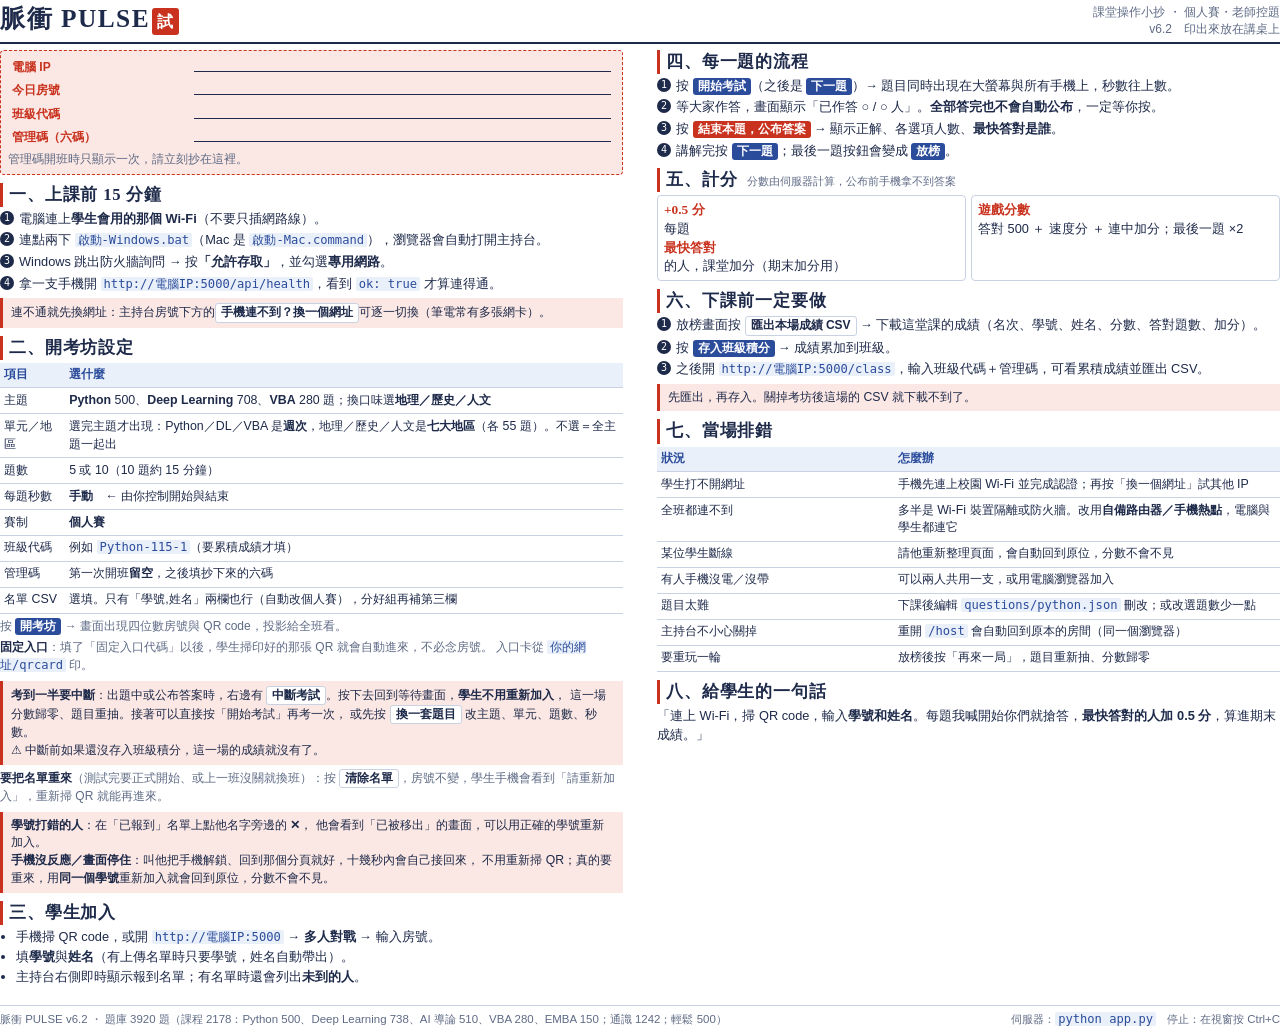
<file: docs/課堂小抄.html>
<!doctype html>
<html lang="zh-Hant">
<head>
<meta charset="utf-8">
<title>脈衝 PULSE・課堂操作小抄</title>
<style>
@page { size: A4; margin: 9mm 9mm; }
:root{
  --ink:#1E2A4A; --muted:#5E6A85; --line:#C9D2E2; --blue:#2B4C9B; --blue-soft:#EAF0FA;
  --cinnabar:#C8321E; --cinnabar-soft:#FBE7E3; --jade:#2F7D5B; --paper:#fff;
  --serif:"Noto Serif CJK TC","Noto Serif TC",serif;
  --sans:"Noto Sans CJK TC","Noto Sans TC",sans-serif;
  --mono:"DejaVu Sans Mono",monospace;
}
*{box-sizing:border-box}
body{margin:0;font-family:var(--sans);color:var(--ink);font-size:9.6pt;line-height:1.45;background:#fff}
header{display:flex;align-items:flex-end;gap:10px;border-bottom:2.5px solid var(--ink);padding-bottom:5px}
h1{font-family:var(--serif);font-size:19pt;margin:0;letter-spacing:.06em;font-weight:700}
.seal{display:inline-grid;place-items:center;width:20pt;height:20pt;background:var(--cinnabar);color:#fff;
  border-radius:3px;font-family:var(--serif);font-size:12pt;font-weight:700;margin-left:2px}
header .sub{color:var(--muted);font-size:9pt;margin-left:auto;text-align:right;line-height:1.35}
.cols{display:grid;grid-template-columns:1fr 1fr;gap:0 9mm;margin-top:6px}
section{break-inside:avoid;margin-bottom:8px}
h2{font-family:var(--serif);font-size:12.5pt;margin:0 0 3px;letter-spacing:.05em;
  border-left:3.5px solid var(--cinnabar);padding-left:6px}
h2 small{font-family:var(--sans);font-size:8pt;color:var(--muted);font-weight:400;margin-left:5px;letter-spacing:0}
ol,ul{margin:0;padding-left:1.25em}
li{margin:1.5px 0}
b{color:var(--ink)}
.k{font-family:var(--mono);background:var(--blue-soft);color:var(--blue);padding:0 3px;border-radius:2px;font-size:9.1pt}
.btn{display:inline-block;background:var(--blue);color:#fff;border-radius:3px;padding:0 5px;font-size:9pt;font-weight:700;white-space:nowrap}
.btn.red{background:var(--cinnabar)}
.btn.out{background:#fff;color:var(--ink);border:1px solid var(--line)}
table{width:100%;border-collapse:collapse;font-size:9.3pt}
th,td{text-align:left;padding:3.5px 4px;border-bottom:1px solid var(--line);vertical-align:top}
th{background:var(--blue-soft);color:var(--blue);font-size:9pt;white-space:nowrap}
td.sym{width:38%}
.fill{border:1.2px dashed var(--cinnabar);border-radius:4px;padding:5px 7px;background:var(--cinnabar-soft)}
.fill table{font-size:9pt}
.fill td{border:0;padding:3px 4px}
.fill .lbl{color:var(--cinnabar);font-weight:700;white-space:nowrap;width:30%}
.fill .blank{border-bottom:1.2px solid var(--ink);width:100%;display:block;height:13px}
.flow{counter-reset:step;margin:0;padding:0;list-style:none}
.flow li{position:relative;padding-left:19px;margin:3px 0}
.flow li::before{counter-increment:step;content:counter(step);position:absolute;left:0;top:1px;
  width:14px;height:14px;border-radius:50%;background:var(--ink);color:#fff;font-size:7.5pt;
  display:grid;place-items:center;font-family:var(--mono)}
.note{color:var(--muted);font-size:9pt;margin:4px 0 0}
.warn{background:var(--cinnabar-soft);border-left:3px solid var(--cinnabar);padding:5px 8px;font-size:9.2pt;margin-top:5px}
.score{display:flex;gap:5px;flex-wrap:wrap;margin-top:3px}
.score div{flex:1;min-width:95px;border:1px solid var(--line);border-radius:4px;padding:4px 6px}
.score b{display:block;font-family:var(--serif);font-size:10pt;color:var(--cinnabar)}
footer{margin-top:10px;border-top:1px solid var(--line);padding-top:5px;color:var(--muted);font-size:8.6pt;
  display:flex;justify-content:space-between}
</style>
</head>
<body>
<header>
  <h1>脈衝 PULSE<span class="seal">試</span></h1>
  <div class="sub">課堂操作小抄 ・ 個人賽・老師控題<br>v6.2　印出來放在講桌上</div>
</header>

<div class="cols">
<div>

<section class="fill">
  <table>
    <tr><td class="lbl">電腦 IP</td><td><span class="blank"></span></td></tr>
    <tr><td class="lbl">今日房號</td><td><span class="blank"></span></td></tr>
    <tr><td class="lbl">班級代碼</td><td><span class="blank"></span></td></tr>
    <tr><td class="lbl">管理碼（六碼）</td><td><span class="blank"></span></td></tr>
  </table>
  <p class="note" style="margin:2px 0 0">管理碼開班時只顯示一次，請立刻抄在這裡。</p>
</section>

<section>
  <h2>一、上課前 15 分鐘</h2>
  <ol class="flow">
    <li>電腦連上<b>學生會用的那個 Wi-Fi</b>（不要只插網路線）。</li>
    <li>連點兩下 <span class="k">啟動-Windows.bat</span>（Mac 是 <span class="k">啟動-Mac.command</span>），瀏覽器會自動打開主持台。</li>
    <li>Windows 跳出防火牆詢問 → 按<b>「允許存取」</b>，並勾選<b>專用網路</b>。</li>
    <li>拿一支手機開 <span class="k">http://電腦IP:5000/api/health</span>，看到 <span class="k">ok: true</span> 才算連得通。</li>
  </ol>
  <div class="warn">連不通就先換網址：主持台房號下方的<span class="btn out">手機連不到？換一個網址</span>可逐一切換（筆電常有多張網卡）。</div>
</section>

<section>
  <h2>二、開考坊設定</h2>
  <table>
    <tr><th>項目</th><th>選什麼</th></tr>
    <tr><td>主題</td><td><b>Python</b> 500、<b>Deep Learning</b> 708、<b>VBA</b> 280 題；換口味選<b>地理／歷史／人文</b></td></tr>
    <tr><td>單元／地區</td><td>選完主題才出現：Python／DL／VBA 是<b>週次</b>，地理／歷史／人文是<b>七大地區</b>（各 55 題）。不選＝全主題一起出</td></tr>
    <tr><td>題數</td><td>5 或 10（10 題約 15 分鐘）</td></tr>
    <tr><td>每題秒數</td><td><b>手動</b>　← 由你控制開始與結束</td></tr>
    <tr><td>賽制</td><td><b>個人賽</b></td></tr>
    <tr><td>班級代碼</td><td>例如 <span class="k">Python-115-1</span>（要累積成績才填）</td></tr>
    <tr><td>管理碼</td><td>第一次開班<b>留空</b>，之後填抄下來的六碼</td></tr>
    <tr><td>名單 CSV</td><td>選填。只有「學號,姓名」兩欄也行（自動改個人賽），分好組再補第三欄</td></tr>
  </table>
  <p class="note">按 <span class="btn">開考坊</span> → 畫面出現四位數房號與 QR code，投影給全班看。</p>
  <p class="note"><b>固定入口</b>：填了「固定入口代碼」以後，學生掃印好的那張 QR 就會自動進來，不必念房號。
  入口卡從 <span class="k">你的網址/qrcard</span> 印。</p>
  <div class="warn" style="margin-top:6px"><b>考到一半要中斷</b>：出題中或公布答案時，右邊有
  <span class="btn out">中斷考試</span>。按下去回到等待畫面，<b>學生不用重新加入</b>，
  這一場分數歸零、題目重抽。接著可以直接按「開始考試」再考一次，
  或先按 <span class="btn out">換一套題目</span> 改主題、單元、題數、秒數。<br>
  ⚠ 中斷前如果還沒存入班級積分，這一場的成績就沒有了。</div>
  <p class="note"><b>要把名單重來</b>（測試完要正式開始、或上一班沒關就換班）：按
  <span class="btn out">清除名單</span>，房號不變，學生手機會看到「請重新加入」，重新掃 QR 就能再進來。</p>
  <div class="warn" style="margin-top:6px"><b>學號打錯的人</b>：在「已報到」名單上點他名字旁邊的 <b>✕</b>，
  他會看到「已被移出」的畫面，可以用正確的學號重新加入。<br>
  <b>手機沒反應／畫面停住</b>：叫他把手機解鎖、回到那個分頁就好，十幾秒內會自己接回來，
  不用重新掃 QR；真的要重來，用<b>同一個學號</b>重新加入就會回到原位，分數不會不見。</div>
</section>

<section>
  <h2>三、學生加入</h2>
  <ul>
    <li>手機掃 QR code，或開 <span class="k">http://電腦IP:5000</span> → <b>多人對戰</b> → 輸入房號。</li>
    <li>填<b>學號</b>與<b>姓名</b>（有上傳名單時只要學號，姓名自動帶出）。</li>
    <li>主持台右側即時顯示報到名單；有名單時還會列出<b>未到的人</b>。</li>
  </ul>
</section>

</div>
<div>

<section>
  <h2>四、每一題的流程</h2>
  <ol class="flow">
    <li>按 <span class="btn">開始考試</span>（之後是 <span class="btn">下一題</span>）→ 題目同時出現在大螢幕與所有手機上，秒數往上數。</li>
    <li>等大家作答，畫面顯示「已作答 ○ / ○ 人」。<b>全部答完也不會自動公布</b>，一定等你按。</li>
    <li>按 <span class="btn red">結束本題，公布答案</span> → 顯示正解、各選項人數、<b>最快答對是誰</b>。</li>
    <li>講解完按 <span class="btn">下一題</span>；最後一題按鈕會變成 <span class="btn">放榜</span>。</li>
  </ol>
</section>

<section>
  <h2>五、計分 <small>分數由伺服器計算，公布前手機拿不到答案</small></h2>
  <div class="score">
    <div><b>+0.5 分</b>每題<b>最快答對</b>的人，課堂加分（期末加分用）</div>
    <div><b>遊戲分數</b>答對 500 ＋ 速度分 ＋ 連中加分；最後一題 ×2</div>
  </div>
</section>

<section>
  <h2>六、下課前一定要做</h2>
  <ol class="flow">
    <li>放榜畫面按 <span class="btn out">匯出本場成績 CSV</span> → 下載這堂課的成績（名次、學號、姓名、分數、答對題數、加分）。</li>
    <li>按 <span class="btn">存入班級積分</span> → 成績累加到班級。</li>
    <li>之後開 <span class="k">http://電腦IP:5000/class</span>，輸入班級代碼＋管理碼，可看累積成績並匯出 CSV。</li>
  </ol>
  <div class="warn">先匯出，再存入。關掉考坊後這場的 CSV 就下載不到了。</div>
</section>

<section>
  <h2>七、當場排錯</h2>
  <table>
    <tr><th class="sym">狀況</th><th>怎麼辦</th></tr>
    <tr><td class="sym">學生打不開網址</td><td>手機先連上校園 Wi-Fi 並完成認證；再按「換一個網址」試其他 IP</td></tr>
    <tr><td class="sym">全班都連不到</td><td>多半是 Wi-Fi 裝置隔離或防火牆。改用<b>自備路由器／手機熱點</b>，電腦與學生都連它</td></tr>
    <tr><td class="sym">某位學生斷線</td><td>請他重新整理頁面，會自動回到原位，分數不會不見</td></tr>
    <tr><td class="sym">有人手機沒電／沒帶</td><td>可以兩人共用一支，或用電腦瀏覽器加入</td></tr>
    <tr><td class="sym">題目太難</td><td>下課後編輯 <span class="k">questions/python.json</span> 刪改；或改選題數少一點</td></tr>
    <tr><td class="sym">主持台不小心關掉</td><td>重開 <span class="k">/host</span> 會自動回到原本的房間（同一個瀏覽器）</td></tr>
    <tr><td class="sym">要重玩一輪</td><td>放榜後按「再來一局」，題目重新抽、分數歸零</td></tr>
  </table>
</section>

<section>
  <h2>八、給學生的一句話</h2>
  <p style="margin:2px 0 0">「連上 Wi-Fi，掃 QR code，輸入<b>學號和姓名</b>。每題我喊開始你們就搶答，<b>最快答對的人加 0.5 分</b>，算進期末成績。」</p>
</section>

</div>
</div>

<footer>
  <span>脈衝 PULSE v6.2 ・ 題庫 3920 題（課程 2178：Python 500、Deep Learning 738、AI 導論 510、VBA 280、EMBA 150；通識 1242；輕鬆 500）</span>
  <span>伺服器：<span class="k">python app.py</span>　停止：在視窗按 Ctrl+C</span>
</footer>
</body>
</html>
</file>
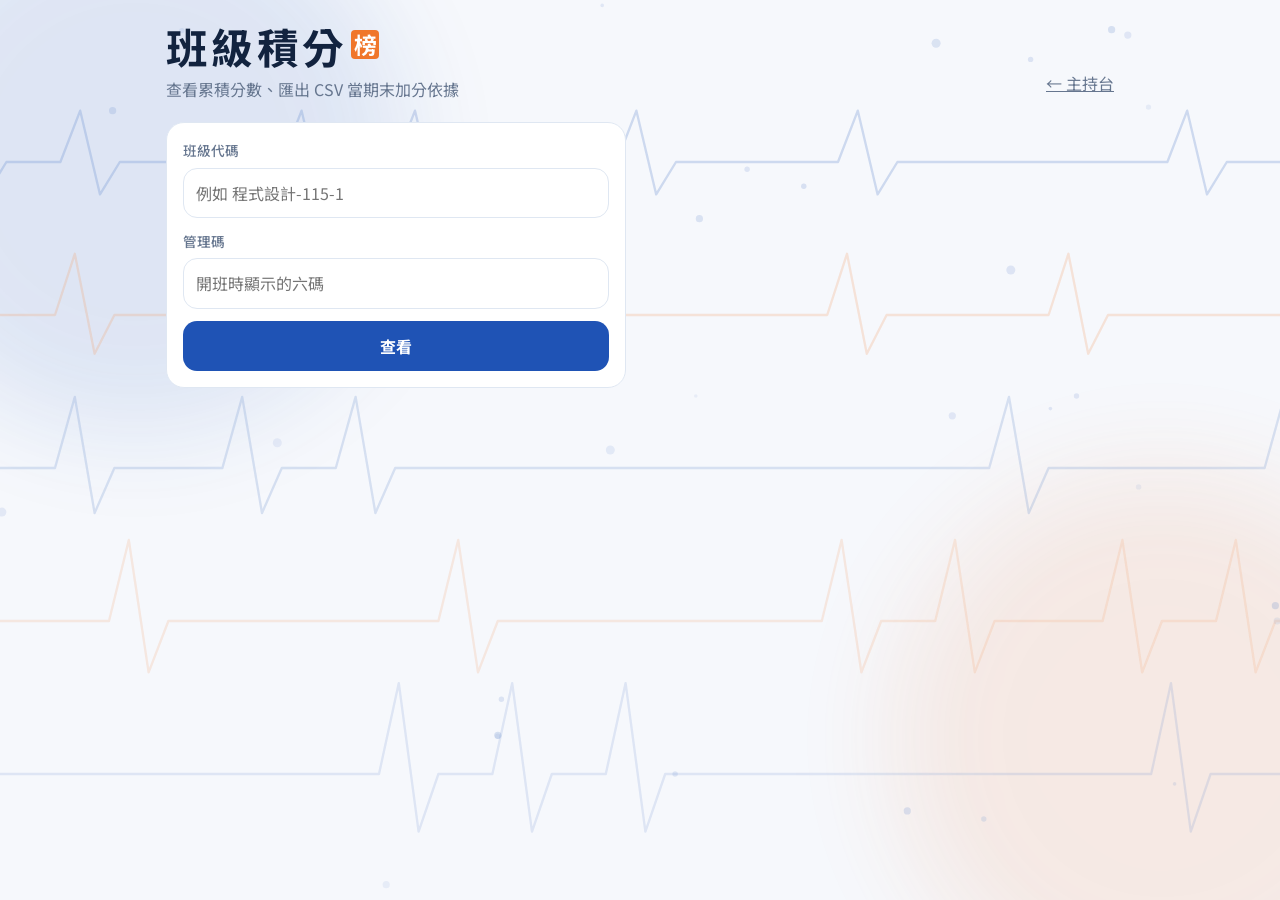
<file: static/class.html>
<!doctype html>
<html lang="zh-Hant">
<head>
<meta charset="utf-8">
<meta name="viewport" content="width=device-width, initial-scale=1">
<title>脈衝 PULSE・班級積分</title>
<link rel="preconnect" href="https://fonts.googleapis.com">
<link rel="preconnect" href="https://fonts.gstatic.com" crossorigin>
<link rel="stylesheet" href="https://fonts.googleapis.com/css2?family=LXGW+WenKai+TC:wght@400;700&family=Noto+Sans+TC:wght@400;500;700&family=IBM+Plex+Mono:wght@500;600&display=swap">
<link rel="manifest" href="/manifest.json">
<meta name="theme-color" content="#F3F5F8" media="(prefers-color-scheme: light)">
<meta name="theme-color" content="#0F1729" media="(prefers-color-scheme: dark)">
<meta name="mobile-web-app-capable" content="yes">
<meta name="apple-mobile-web-app-capable" content="yes">
<meta name="apple-mobile-web-app-status-bar-style" content="default">
<meta name="apple-mobile-web-app-title" content="脈衝 PULSE">
<link rel="apple-touch-icon" href="/static/icons/icon-180.png">
<link rel="icon" href="/static/icons/favicon.png" type="image/png">
<link rel="stylesheet" href="/static/style.css?v=6.1">
<script>
/* 註冊 Service Worker：加到主畫面後可全螢幕開啟、載入更快 */
if ('serviceWorker' in navigator) window.addEventListener('load', () => navigator.serviceWorker.register('/sw.js').catch(() => {}));
</script>
</head>
<body>
<div class="wrap wide" id="app"></div>
<script>
/* 班級累積積分：輸入班級代碼與管理碼，查看每位學生的累積分數，可匯出 CSV 當期末加分依據 */
const $app = document.getElementById('app');
const esc = s => String(s ?? '').replace(/[&<>"']/g, c => ({'&':'&amp;','<':'&lt;','>':'&gt;','"':'&quot;',"'":'&#39;'}[c]));
const post = async (url, body) => {
  const r = await fetch(url, {method:'POST', headers:{'Content-Type':'application/json'}, body: JSON.stringify(body)});
  const j = await r.json().catch(() => ({}));
  if (!r.ok) throw new Error(j.error || '連線失敗');
  return j;
};
const ss = {get(k){ try { return JSON.parse(sessionStorage.getItem(k)); } catch { return null; } },
            set(k, v){ try { sessionStorage.setItem(k, JSON.stringify(v)); } catch {} }};
const TOPIC = {python:'Python', pytorch:'Deep Learning', geo:'地理', history:'歷史', human:'人文', tech:'科技', star:'娛樂', fun:'趣聞', tt:'桌球', news:'即時新聞', mix:'綜合挑戰'};
const when = t => { const d = new Date(t * 1000); return `${d.getMonth() + 1}/${d.getDate()}`; };

function form(msg = ''){
  const last = ss.get('class_login') || {code: '', admin: ''};
  $app.innerHTML = `<div class="masthead"><div><h1>班級積分<span class="seal">榜</span></h1>
      <p class="sub">查看累積分數、匯出 CSV 當期末加分依據</p></div><a class="back" href="/host">← 主持台</a></div>
    <form class="mp-card" id="f" style="margin-top:20px;max-width:460px">
      <div class="field"><label for="code">班級代碼</label>
        <input class="textin" id="code" maxlength="30" placeholder="例如 程式設計-115-1" value="${esc(last.code)}" required></div>
      <div class="field"><label for="admin">管理碼</label>
        <input class="textin" id="admin" maxlength="12" placeholder="開班時顯示的六碼" value="${esc(last.admin)}" required></div>
      <button class="btn" type="submit" style="width:100%">查看</button>
      <p class="err" id="err" ${msg ? '' : 'hidden'}>${esc(msg)}</p></form>`;
  document.getElementById('f').onsubmit = async e => {
    e.preventDefault();
    const code = document.getElementById('code').value.trim(), admin = document.getElementById('admin').value.trim();
    try{
      const data = await post('/api/class/summary', {code, admin});
      ss.set('class_login', {code, admin});
      show(code, admin, data);
    }catch(ex){ form(ex.message); }
  };
}

function show(code, admin, d){
  const total = d.students.reduce((a, s) => a + s.points, 0);
  $app.innerHTML = `<div class="masthead"><div><h1>${esc(code)}</h1>
      <p class="sub">${d.students.length} 位學生 ・ 累積 ${d.games.length} 場（最近 20 場）・ 總積分 ${total}</p></div>
      <button class="back" id="out">切換班級</button></div>
    <div class="row" style="flex-wrap:wrap">
      <a class="btn" style="text-decoration:none;text-align:center" href="/api/class/export?code=${encodeURIComponent(code)}&admin=${encodeURIComponent(admin)}">匯出 CSV</a>
      <button class="btn ghost" id="reset">清空這個班級的積分</button></div>
    ${d.teams.length ? `<div class="rules" style="border:0"><h2>隊伍累積（平均分）</h2></div>
      <div class="board">${d.teams.map((t, k) => `<div class="entry"><span class="pos ${k < 3 ? 'top' : ''}">${k + 1}</span>
        <span class="who"><b>${esc(t.team)}</b><small>${t.members} 人・總分 ${t.points}</small></span>
        <span class="pts">${t.avg}</span></div>`).join('')}</div>` : ''}
    <div class="rules" style="border:0"><h2>學生累積成績<small class="sub">（右欄是課堂加分，每題最快答對 +0.5）</small></h2></div>
    <div class="board">${d.students.length ? d.students.map((s, k) => `<div class="entry">
        <span class="pos ${k < 3 ? 'top' : ''}">${k + 1}</span>
        <span class="who"><b>${esc(s.name)}</b><small>${esc(s.student_id)}${s.team ? '・' + esc(s.team) : ''}
          ・${s.games} 場・答對 ${s.correct}/${s.answered}・${s.points} 分</small></span>
        <span class="pts">${s.bonus}</span></div>`).join('')
      : '<div class="empty">還沒有任何成績。開一場分組搶答，放榜後按「存入班級積分」就會出現在這裡。</div>'}</div>
    ${d.games.length ? `<div class="rules"><h2>最近場次</h2>
      <ul>${d.games.map(g => `<li>${when(g.played)}　${esc(TOPIC[g.topic] || g.topic)}　${g.players} 人　${g.questions} 題</li>`).join('')}</ul></div>` : ''}
    ${d.roster.length ? `<p class="note">目前名單有 ${d.roster.length} 人；在主持台上傳新的 CSV 就會更新。</p>` : ''}`;
  document.getElementById('out').onclick = () => form();
  document.getElementById('reset').onclick = async () => {
    if (!confirm(`確定要清空「${code}」的所有累積積分嗎？這個動作無法復原。`)) return;
    if (!confirm('真的確定？建議先按「匯出 CSV」備份。')) return;
    await post('/api/class/reset', {code, admin});
    show(code, admin, await post('/api/class/summary', {code, admin}));
  };
}

form();
</script>
</body>
</html>
</file>
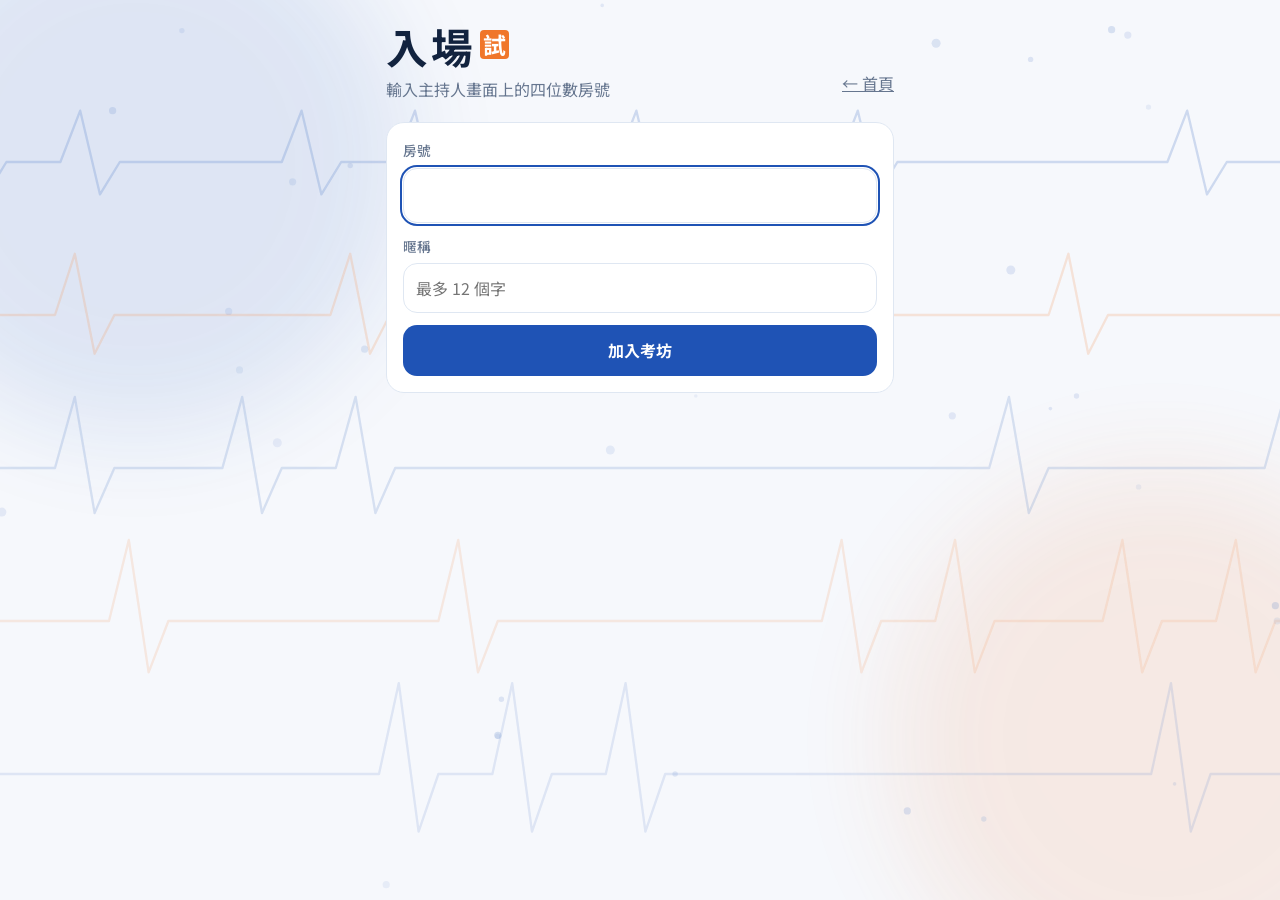
<file: static/play.html>
<!doctype html>
<html lang="zh-Hant">
<head>
<meta charset="utf-8">
<meta name="viewport" content="width=device-width, initial-scale=1, viewport-fit=cover">
<title>脈衝 PULSE・多人對戰</title>
<link rel="preconnect" href="https://fonts.googleapis.com">
<link rel="preconnect" href="https://fonts.gstatic.com" crossorigin>
<link rel="stylesheet" href="https://fonts.googleapis.com/css2?family=LXGW+WenKai+TC:wght@400;700&family=Noto+Sans+TC:wght@400;500;700&family=IBM+Plex+Mono:wght@500;600&display=swap">
<link rel="manifest" href="/manifest.json">
<meta name="theme-color" content="#F3F5F8" media="(prefers-color-scheme: light)">
<meta name="theme-color" content="#0F1729" media="(prefers-color-scheme: dark)">
<meta name="mobile-web-app-capable" content="yes">
<meta name="apple-mobile-web-app-capable" content="yes">
<meta name="apple-mobile-web-app-status-bar-style" content="default">
<meta name="apple-mobile-web-app-title" content="脈衝 PULSE">
<link rel="apple-touch-icon" href="/static/icons/icon-180.png">
<link rel="icon" href="/static/icons/favicon.png" type="image/png">
<link rel="stylesheet" href="/static/style.css?v=6.1">
<script>
/* 註冊 Service Worker：加到主畫面後可全螢幕開啟、載入更快 */
if ('serviceWorker' in navigator) window.addEventListener('load', () => navigator.serviceWorker.register('/sw.js').catch(() => {}));
</script>
</head>
<body>
<div class="wrap" id="app"></div>
<script>
/* 脈衝 PULSE 玩家端：加入考坊 → 選隊 → 手機作答 → 看名次 */
const $app = document.getElementById('app');
const esc = s => String(s ?? '').replace(/[&<>"']/g, c => ({'&':'&amp;','<':'&lt;','>':'&gt;','"':'&quot;',"'":'&#39;'}[c]));
const post = async (url, body) => {
  const r = await fetch(url, {method:'POST', headers:{'Content-Type':'application/json'}, body: JSON.stringify(body)});
  const j = await r.json().catch(() => ({}));
  if (!r.ok) throw new Error(j.error || '連線失敗，請再試一次');
  return j;
};
const ls = {get(k){ try { return JSON.parse(localStorage.getItem(k)); } catch { return null; } },
            set(k, v){ try { localStorage.setItem(k, JSON.stringify(v)); } catch {} },
            del(k){ try { localStorage.removeItem(k); } catch {} }};
const params = new URLSearchParams(location.search);
let P = null, es = null, deadline = 0, lastQ = -1, tick = null, sending = false;

/* ---------- 加入 ---------- */
async function joinForm(msg = ''){
  const code = params.get('code') || '';
  let info = {};
  if (code) info = await fetch('/api/mp/info?code=' + encodeURIComponent(code)).then(r => r.json()).catch(() => ({}));
  const needSid = !!info.needs_sid, hasRoster = !!info.has_roster;
  $app.innerHTML = `<div class="masthead"><div><h1>入場<span class="seal">試</span></h1>
      <p class="sub">${info.exists ? `${esc(info.category)}　${info.mode === 'team' ? '分組賽' : '個人賽'}　已有 ${info.players} 人` : '輸入主持人畫面上的四位數房號'}</p></div>
      <a class="back" href="/">← 首頁</a></div>
    <form class="mp-card" id="f" style="margin-top:20px">
      <div class="field"><label for="code">房號</label>
        <input class="codein" id="code" inputmode="numeric" pattern="[0-9]{4}" maxlength="4" autocomplete="off" value="${esc(code)}" required></div>
      ${needSid ? `<div class="field"><label for="sid">學號</label>
        <input class="textin" id="sid" maxlength="20" autocomplete="off" placeholder="請輸入學號" value="${esc(ls.get('quiz_sid') || '')}" required></div>` : ''}
      ${hasRoster ? '<p class="sub">姓名與組別會依老師上傳的名單自動帶出。</p>' : `
      <div class="field"><label for="nick">${needSid ? '姓名' : '暱稱'}</label>
        <input class="textin" id="nick" maxlength="12" autocomplete="name" placeholder="最多 12 個字" value="${esc(ls.get('quiz_nick') || '')}" required></div>`}
      <button class="btn" type="submit" id="go" style="width:100%">加入考坊</button>
      <p class="err" id="err" ${msg ? '' : 'hidden'}>${esc(msg)}</p>
    </form>`;
  document.getElementById(code ? (needSid ? 'sid' : 'nick') : 'code').focus();
  document.getElementById('f').onsubmit = async e => {
    e.preventDefault();
    const code = document.getElementById('code').value.trim();
    const sid = document.getElementById('sid')?.value.trim() || '';
    const name = document.getElementById('nick')?.value.trim() || '';
    document.getElementById('go').disabled = true;
    try{
      const r = await post('/api/mp/join', {code, sid, name});
      if (sid) ls.set('quiz_sid', sid);
      if (name) ls.set('quiz_nick', name);
      P = {code, pid: r.pid, token: r.token};
      ls.set('mp_' + code, P);
      history.replaceState(null, '', '/play?code=' + code);
      connect();
    }catch(ex){ joinForm(ex.message); }
  };
}

async function resume(){
  const code = params.get('code');
  const saved = code && ls.get('mp_' + code);
  if (!saved) return joinForm();
  try{ await post('/api/mp/join', saved); P = saved; connect(); }
  catch{ ls.del('mp_' + code); joinForm(); }
}

/* ---------- 即時連線 ----------
   手機最容易出問題的兩件事:
   1. 螢幕關掉或換基地台,連線其實已經斷了,但瀏覽器沒有察覺 → 畫面停在舊的一題
   2. 學校網路擋掉或緩衝 SSE → 從頭到尾收不到東西
   所以這裡加了看門狗(超過 12 秒沒收到任何訊息就重連),以及連不上時改用輪詢。 */
const DEAD_MS = 12000;          // 伺服器每 5 秒有心跳,超過這個時間沒消息就當作斷線
let lastMsg = 0, watch = null, poll = null, esFails = 0, gotAny = false;

function note(txt){ const c = document.getElementById('conn'); if (c) c.textContent = txt; }

function handle(data){
  lastMsg = Date.now();
  if (data.ping) return note('');                 // 只是心跳
  if (data.kicked) return kicked(data.name, data.reason);
  note('');
  render(data);
}

function connect(){
  stopPoll();
  es?.close();
  gotAny = false;
  es = new EventSource(`/api/mp/stream?code=${P.code}&pid=${P.pid}&token=${encodeURIComponent(P.token)}`);
  lastMsg = Date.now();
  es.onmessage = e => { gotAny = true; esFails = 0; handle(JSON.parse(e.data)); };
  es.onerror = () => {
    note('連線中斷，重新連線中…');
    if (!gotAny && ++esFails >= 2){ es.close(); return startPoll(); }   // 這個網路不讓 SSE 過,改用輪詢
    fetch(`/api/mp/info?code=${P.code}`).then(r => r.json()).then(j => {
      if (!j.exists){ es.close(); ls.del('mp_' + P.code); closed(); } }).catch(() => {});
  };
  clearInterval(watch);
  watch = setInterval(() => {
    if (poll) return;
    if (Date.now() - lastMsg > DEAD_MS){ note('連線中斷，重新連線中…'); connect(); }
  }, 3000);
}

/* SSE 走不通時的備援:每兩秒問一次 */
function startPoll(){
  if (poll) return;
  note('連線較慢，改用備援模式');
  const tickOnce = () => fetch(`/api/mp/view?code=${P.code}&pid=${P.pid}&token=${encodeURIComponent(P.token)}`)
    .then(r => r.json().then(j => (r.ok || j.gone) ? j : Promise.reject(j)))
    .then(d => { if (d.gone){ stopPoll(); clearInterval(watch); ls.del('mp_' + P.code); return closed(); } handle(d); })
    .catch(j => {
      /* 這個座位已經被自己在別台裝置上接手了(或被移出),請他重新加入 */
      if (j && j.error){ stopPoll(); clearInterval(watch); ls.del('mp_' + P.code);
        const c = P.code; P = null; params.set('code', c); joinForm(j.error); }
    });
  tickOnce();
  poll = setInterval(tickOnce, 2000);
}
function stopPoll(){ clearInterval(poll); poll = null; }

/* 手機解鎖、切回這個分頁、網路回來:馬上確認一次,不要等看門狗 */
document.addEventListener('visibilitychange', () => {
  if (document.visibilityState === 'visible' && P && Date.now() - lastMsg > 5000) connect();
});
window.addEventListener('online', () => { if (P) connect(); });

/* ---------- 被主持人移出考坊 ---------- */
function kicked(name, reason){
  es?.close(); stopPoll(); clearInterval(watch); clearInterval(tick);
  ls.del('mp_' + P.code);
  const code = P.code; P = null;
  const all = reason === 'clear';          // 老師把名單整個清掉，不是針對你
  $app.innerHTML = `<div class="result"><p class="sub">${esc(name || '')}</p>
    <div class="bang"><small>PULSE</small><div class="rank">${all ? '重新報到' : '離席'}</div></div>
    <p class="sub" style="margin-top:14px">${all
      ? '老師把名單清空了，請重新加入一次。<br>大家都要重新報到，不是只有你。'
      : '主持人把你移出了這間考坊。<br>如果是學號輸錯，重新輸入正確的學號再加入一次。'}</p>
    <div class="row"><button class="btn" id="again">重新加入</button></div></div>`;
  document.getElementById('again').onclick = () => { location.href = '/play?code=' + code; };
}

const header = v => `<div class="hud"><span class="prog">${esc(v.name)}${v.team ? '・' + esc(v.team) : ''} ・ 房號 ${v.code}</span>
    <span class="score" id="myscore">${v.score}</span></div><p class="conn" id="conn"></p>`;

/* 只換某個元素的內容,內容沒變就完全不動 DOM */
function setHTML(id, html){
  const el = document.getElementById(id);
  if (el && el.innerHTML !== html) el.innerHTML = html;
}
function setText(id, txt){
  const el = document.getElementById(id);
  if (el && el.textContent !== String(txt)) el.textContent = txt;
}

let lastKey = '';
/* 別人一作答,伺服器就推一次更新;如果每次都重畫整頁,
   正在選答案的同學會看到按鈕閃一下,手指剛好按下去還會被吃掉。
   所以畫面骨架沒變時,只更新會動的那幾個字。 */
function viewKey(v){
  if (v.state === 'lobby')    return 'lobby:' + (v.mode === 'team' && !v.team ? 'pick' : 'wait')
                                    + ':' + (v.notice || '') + ':' + v.total + ':' + v.category;
  if (v.state === 'question') return 'q' + v.q.index + ':' + (v.my_answer === null || v.my_answer === undefined ? 'open' : 'sent');
  if (v.state === 'reveal')   return 'r' + v.q.index;
  return v.state;
}
function render(v){
  document.body.dataset.topic = v.topic || '';
  if (v.state !== 'question') clearInterval(tick);
  if (v.state === 'closed'){ es?.close(); stopPoll(); clearInterval(watch); ls.del('mp_' + P.code); lastKey = ''; return closed(); }
  const key = viewKey(v), fresh = key !== lastKey;
  lastKey = key;
  ({lobby, question, reveal, final})[v.state]?.(v, fresh);
  if (!fresh) setText('myscore', v.score);
}
function closed(){
  es?.close(); stopPoll(); clearInterval(watch); clearInterval(tick);
  $app.innerHTML = `<div class="center" style="padding-top:40px"><h1>考坊已關閉</h1><p class="sub">謝謝參加！</p>
    <div class="row"><a class="btn" href="/" style="text-decoration:none;text-align:center">回首頁</a></div></div>`;
}

/* ---------- 等待 / 選隊 ---------- */
function lobby(v, fresh){
  if (!fresh){ setText('pcount', v.players); return; }
  if (v.mode === 'team' && !v.team){
    $app.innerHTML = header(v) + `<div class="center" style="padding-top:20px"><h2 style="font-family:var(--display)">選擇你的隊伍</h2>
      <p class="sub">選好才能開始，選錯可以再按一次改</p></div>
      <div class="popts">${v.teams.map((t, k) => `<button class="popt o${k % 4}" data-t="${esc(t)}">${esc(t)}</button>`).join('')}</div>
      <p class="err" id="terr" hidden></p>`;
    document.querySelectorAll('.popt').forEach(b => b.onclick = async () => {
      try { await post('/api/mp/team', {...P, team: b.dataset.t}); }
      catch(e){ const el = document.getElementById('terr'); el.textContent = e.message; el.hidden = false; }
    });
    return;
  }
  $app.innerHTML = header(v) + `<div class="center" style="padding-top:30px">
    <div class="bigstamp pass" style="font-size:2.4rem">入場</div>
    <h2 style="font-family:var(--display)">${esc(v.name)}，你已報到</h2>
    ${v.team ? `<p class="pill">${esc(v.team)}</p>` : ''}
    ${v.notice ? `<p class="pill notice">${esc(v.notice)}</p>` : ''}
    <p class="sub">${esc(v.category)} ・ 共 ${v.total} 題 ・ 目前 <span id="pcount">${v.players}</span> 人<br>等主持人開始，題目會直接出現在這裡</p>
    ${v.mode === 'team' && v.teams.length > 1 ? '<div class="row"><button class="btn ghost" id="chg">換隊</button></div>' : ''}</div>`;
  document.getElementById('chg')?.addEventListener('click', () => {
    $app.querySelector('.result, .center').innerHTML = '';
    lobby({...v, team: ''});
  });
}

/* ---------- 作答 ---------- */
function question(v, fresh){
  /* 還沒作答時完全不重畫:按鈕不會閃,手指按下去也不會被吃掉 */
  if (!fresh){ setText('sentcount', `已作答 ${v.answered} / ${v.players}`); return; }
  const q = v.q;
  if (q.index !== lastQ){ lastQ = q.index; deadline = Date.now() + (v.remaining || 0) * 1000; sending = false; }
  if (v.my_answer !== null && v.my_answer !== undefined){
    const k = v.my_answer;
    $app.innerHTML = header(v) + `<div class="sent"><p class="prog">第 ${q.index + 1} / ${q.total} 題</p>
      <div class="picked-big o${k}"><span class="n" style="color:var(--oc);font-family:var(--mono)">${'ABCD'[k]}</span>${esc(q.options[k])}</div>
      <p class="sub">已交卷，${v.manual ? '等老師公布答案' : '等其他人作答'}…<br><span id="sentcount">已作答 ${v.answered} / ${v.players}</span></p></div>`;
    return;
  }
  $app.innerHTML = header(v) + `
    ${v.manual ? '<p class="sub center">搶答中，答對最快的人加 0.5 分</p>' : '<div class="timer" id="timer"><i></i></div>'}
    <div class="meta"><span class="tag">第 ${q.index + 1} / ${q.total} 題</span>${q.double ? '<span class="double">分數加倍</span>' : ''}</div>
    <div class="q">${esc(q.question)}</div>
    <div class="popts">${q.options.map((o, k) => `<button class="popt o${k}" data-k="${k}"><span class="n">${'ABCD'[k]}</span><span>${esc(o)}</span></button>`).join('')}</div>`;
  document.querySelectorAll('.popt').forEach(b => b.onclick = async () => {
    if (sending) return;
    sending = true;
    document.querySelectorAll('.popt').forEach(x => { x.disabled = true; if (x !== b) x.style.opacity = .35; });
    try { await post('/api/mp/answer', {...P, index: q.index, choice: +b.dataset.k}); }
    catch(e){ sending = false; document.getElementById('conn').textContent = e.message; }
  });
  clearInterval(tick);
  if (v.manual) return;                       // 手動模式沒有倒數
  const total = v.limit * 1000;
  tick = setInterval(() => {
    const left = Math.max(0, deadline - Date.now()), el = document.getElementById('timer');
    if (el){ el.firstElementChild.style.width = (left / total * 100) + '%'; el.classList.toggle('low', left < 5000); }
  }, 200);
}

/* ---------- 公布 ---------- */
function reveal(v, fresh){
  if (!fresh) return;
  const q = v.q, r = v.result || {correct: false, gained: 0}, ans = v.reveal.answer;
  const mv = v.move ? `<span class="move ${v.move > 0 ? 'up' : 'down'}">${v.move > 0 ? '▲' : '▼'}${Math.abs(v.move)}</span>` : '';
  const myTeam = v.mode === 'team' ? (v.team_board || []).findIndex(t => t.team === v.team) + 1 : 0;
  $app.innerHTML = header(v) + `<div class="center">
      <div class="bigstamp ${r.correct ? 'pass' : 'fail'}">${r.correct ? '中' : '落'}</div>
      <div class="gain">${r.correct ? '+' + r.gained : (r.choice === null || r.choice === undefined ? '沒有作答' : '+0')}</div>
      ${r.correct && r.bonus ? `<p class="sub">含連中加分 +${r.bonus}</p>` : ''}
      ${r.bonus_point ? `<p class="pill" style="border-color:var(--cinnabar);color:var(--cinnabar)">最快答對！課堂加分 +${r.bonus_point}</p>` : ''}
      ${r.correct && q.double ? '<p class="sub">最後一題分數加倍！</p>' : ''}
      <p style="font-size:1.2rem;margin:14px 0 4px">目前第 <b class="score">${v.rank}</b> 名 / ${v.players} 人 ${mv}</p>
      ${myTeam ? `<p class="pill">${esc(v.team)}　隊伍第 ${myTeam} 名</p>` : ''}
      ${v.streak >= 2 ? `<p class="streak">連中 ${v.streak} 題</p>` : ''}</div>
    <div class="fb ${r.correct ? 'ok' : 'no'}"><p>正確答案：<b>${'ABCD'[ans]}. ${esc(q.options[ans])}</b></p>
      <p>${esc(v.reveal.explanation)}</p></div>
    <p class="sub center">${v.last_q ? '等主持人放榜…' : '下一題馬上來…'}</p>`;
}

/* ---------- 放榜 ---------- */
function final(v, fresh){
  if (!fresh) return;
  const t = ['滿格', '高峰', '躍升'];
  const title = v.rank <= 3 ? t[v.rank - 1] : v.rank <= Math.ceil(v.players / 2) ? '穩定' : '起跳';
  const tb = v.team_board || [];
  const myTeam = v.mode === 'team' ? tb.findIndex(x => x.team === v.team) + 1 : 0;
  $app.innerHTML = header(v) + `<div class="result">
      <div class="bang"><small>PULSE</small><div class="rank">${title}</div></div>
      <div class="big">第 ${v.rank} 名 / ${v.players} 人</div>
      <p class="sub">${v.score} 分 ・ 答對 ${v.right} / ${v.total} 題${v.bonus ? ` ・ 課堂加分 ${v.bonus}` : ''}</p>
      ${myTeam ? `<p class="pill">${esc(v.team)}　隊伍第 ${myTeam} 名（平均 ${tb[myTeam - 1].avg} 分）</p>` : ''}
      ${tb.length ? `<div class="board" style="margin-top:18px">${tb.slice(0, 3).map((x, k) => `<div class="entry">
          <span class="pos top">${t[k]}</span><span class="who"><b>${esc(x.team)}</b><small>${x.members} 人</small></span>
          <span class="pts">${x.avg}</span></div>`).join('')}</div>`
        : `<div class="board" style="margin-top:18px">${v.podium.map((p, k) => `<div class="entry"><span class="pos top">${t[k]}</span>
          <span class="who"><b>${esc(p.name)}</b></span><span class="pts">${p.score}</span></div>`).join('')}</div>`}
      <p class="sub" style="margin-top:14px">主持人可以再開一局，留在這個畫面就會自動開始</p></div>`;
}

resume();
</script>
</body>
</html>
</file>
<file: static/style.css>
/* 校園明亮配色：北科藍 + 暖橘，大圓角卡片 */
:root{
  --ground:#F6F8FC; --paper:#FFFFFF; --ink:#12233F; --muted:#66768F; --line:#DFE7F2;
  --blue:#1F53B5; --blue-soft:#E6EEFC; --cinnabar:#F0762A; --cinnabar-soft:#FDECDF;
  --jade:#12A05F; --jade-soft:#E1F6EC;
  --shadow:0 2px 4px rgba(18,35,63,.06),0 12px 28px rgba(18,35,63,.10);
  --display:"Noto Sans TC","PingFang TC","Microsoft JhengHei",system-ui,sans-serif;
  --body:"Noto Sans TC","PingFang TC","Microsoft JhengHei",system-ui,sans-serif;
  --mono:"IBM Plex Mono",ui-monospace,Menlo,monospace;
}
@media (prefers-color-scheme: dark){
  :root:not([data-theme="light"]){
    --ground:#0F1828; --paper:#17233A; --ink:#E9EFFA; --muted:#93A3BC; --line:#28364F;
    --blue:#6E9BFF; --blue-soft:#1B2A47; --cinnabar:#FF8A3D; --cinnabar-soft:#3A2416;
    --jade:#34C77B; --jade-soft:#12301F;
    --shadow:0 2px 4px rgba(0,0,0,.40),0 12px 28px rgba(0,0,0,.35);
  }
}
:root[data-theme="dark"]{
    --ground:#0F1828; --paper:#17233A; --ink:#E9EFFA; --muted:#93A3BC; --line:#28364F;
  --blue:#6E9BFF; --blue-soft:#1B2A47; --cinnabar:#FF8A3D; --cinnabar-soft:#3A2416;
  --jade:#34C77B; --jade-soft:#12301F;
  --shadow:0 2px 4px rgba(0,0,0,.40),0 12px 28px rgba(0,0,0,.35);
}
*{box-sizing:border-box}
[hidden]{display:none!important}   /* 沒有這行,display:grid 會蓋掉 hidden 屬性 */
body{margin:0;background:var(--ground);color:var(--ink);font-family:var(--body);
  line-height:1.65;-webkit-tap-highlight-color:transparent}
.wrap{max-width:540px;margin:0 auto;padding-inline:16px;padding-block:24px 48px;min-height:100vh}
button{font:inherit;color:inherit}
button:focus-visible{outline:2px solid var(--blue);outline-offset:2px}

/* 首頁 */
.masthead{display:flex;align-items:flex-end;justify-content:space-between;gap:12px}
h1{font-family:var(--display);font-size:2.6rem;line-height:1.1;margin:0;letter-spacing:.08em;font-weight:700}
h1 .seal{display:inline-grid;place-items:center;width:1.25em;height:1.25em;margin-left:.15em;font-size:.55em;
  vertical-align:.45em;background:var(--cinnabar);color:#fff;border-radius:4px;letter-spacing:0}
/* 品牌字樣 PULSE:跟在中文名後面的小字標 */
h1 .wordmark{display:inline-block;margin-left:.35em;padding:.18em .5em;font-size:.34em;vertical-align:.85em;
  background:linear-gradient(96deg,var(--blue),var(--cinnabar));color:#fff;border-radius:999px;
  letter-spacing:.26em;text-indent:.26em;font-weight:700}
.sub{color:var(--muted);margin:6px 0 0;text-wrap:balance}
.best{font-family:var(--mono);font-size:.8rem;color:var(--muted);text-align:right;line-height:1.3;white-space:nowrap}
.best b{display:block;font-size:1.35rem;color:var(--ink)}
.grid{display:grid;grid-template-columns:1fr 1fr;gap:10px;margin-top:22px}
.cat{background:var(--paper);border:1px solid var(--line);border-radius:10px;padding:14px;
  text-align:left;cursor:pointer;display:flex;gap:12px;align-items:center;transition:transform .12s,border-color .12s}
.cat:hover{border-color:var(--blue)}
.cat:active{transform:scale(.98)}
.cat .sealbox{flex:none;min-width:44px;width:auto;height:44px;padding:0 6px;box-sizing:border-box;
  border:2px solid var(--cinnabar);color:var(--cinnabar);border-radius:6px;white-space:nowrap;
  display:grid;place-items:center;font-family:var(--display);font-size:1.5rem;font-weight:700}
/* 單元代號比較長時(例如 PyTorch 的 L1-2、L10)自動縮小字,才不會擠出方框 */
.cat .sealbox.long{font-size:1.05rem;letter-spacing:-.01em}
.cat .sealbox.xlong{font-size:.82rem;letter-spacing:-.02em}
.cat[data-k="news"] .sealbox,.cat[data-k="mix"] .sealbox{border-color:var(--blue);color:var(--blue)}
.cat b{display:block;font-size:1.05rem;line-height:1.3}
.cat small{color:var(--muted);font-size:.8rem}
.rules{margin-top:24px;border-top:1px solid var(--line);padding-top:14px;font-size:.9rem;color:var(--muted)}
.rules h2{font-family:var(--display);font-size:1.05rem;color:var(--ink);margin:0 0 4px;letter-spacing:.1em}
.rules ul{margin:0;padding-left:1.2em}

/* 遊戲 */
.hud{display:flex;justify-content:space-between;align-items:center;gap:8px}
.lives{display:flex;gap:6px;align-items:center;font-size:.8rem;color:var(--muted)}
.lives i{width:12px;height:12px;border-radius:50%;background:var(--cinnabar);display:block}
.lives i.off{background:transparent;border:1.5px solid var(--line)}
.prog{color:var(--muted);font-size:.88rem;font-variant-numeric:tabular-nums}
.score{font-family:var(--mono);font-weight:600;font-size:1.1rem;font-variant-numeric:tabular-nums}
.streak{color:var(--cinnabar);font-size:.85rem;min-height:1.5em;text-align:center;font-weight:500}
.timer{height:4px;background:var(--line);border-radius:99px;overflow:hidden;margin:6px 0 16px}
.timer i{display:block;height:100%;background:var(--blue);width:100%;transition:width .25s linear}
.timer.low i{background:var(--cinnabar)}
.meta{display:flex;gap:6px;flex-wrap:wrap;font-size:.75rem;margin-bottom:10px;color:var(--muted)}
.tag{border:1px solid var(--line);border-radius:4px;padding:0 7px;letter-spacing:.05em}
.qbox{position:relative}
.q{background:var(--paper);border:1px solid var(--line);border-radius:12px;padding:20px 18px;box-shadow:var(--shadow);
  font-family:var(--display);font-size:1.4rem;line-height:1.55;font-weight:700;white-space:pre-wrap;text-wrap:balance}
.stamp{position:absolute;right:-4px;top:-28px;width:54px;height:54px;border:3px solid currentColor;border-radius:8px;
  display:grid;place-items:center;font-family:var(--display);font-size:1.9rem;font-weight:700;transform:rotate(-12deg);
  background:var(--paper);animation:stamp .35s cubic-bezier(.2,1.6,.4,1) both}
.stamp.pass{color:var(--cinnabar)} .stamp.fail{color:var(--muted)}
@keyframes stamp{from{transform:rotate(-12deg) scale(2.2);opacity:0}to{transform:rotate(-12deg) scale(1);opacity:1}}
.opts{display:grid;gap:8px;margin-top:14px}
.opt{text-align:left;background:var(--paper);border:1.5px solid var(--line);border-radius:10px;padding:12px 14px;
  cursor:pointer;font-size:1.02rem;display:flex;gap:12px;align-items:center;transition:border-color .12s}
.opt:hover:not([disabled]){border-color:var(--blue)}
.opt .n{flex:none;width:26px;height:26px;border-radius:6px;background:var(--blue-soft);color:var(--blue);
  display:grid;place-items:center;font-family:var(--mono);font-size:.85rem;font-weight:600}
.opt.picked{border-color:var(--blue)}
.opt.good{border-color:var(--jade);background:var(--jade-soft)}
.opt.good .n{background:var(--jade);color:var(--paper)}
.opt.bad{border-color:var(--cinnabar);background:var(--cinnabar-soft)}
.opt.bad .n{background:var(--cinnabar);color:var(--paper)}
.opt.gone{opacity:.25;pointer-events:none}
.opt[disabled]{cursor:default}
/* 選項裡的程式碼也要看得到縮排（.n 是 A/B/C/D 的圓角標，.cnt 是人數，不受影響） */
.opt span:not(.n),.hopt span:not(.n):not(.cnt),.popt span:not(.n){white-space:pre-wrap}

.tf{grid-template-columns:1fr 1fr}
.tf .opt{justify-content:center;font-family:var(--display);font-size:1.6rem;padding:16px}
.hint{color:var(--muted);font-size:.85rem;margin:10px 0 0}
.row{display:flex;gap:10px;margin-top:12px}
.btn{border:0;border-radius:10px;padding:12px 18px;cursor:pointer;font-weight:700;background:var(--blue);color:var(--paper);flex:1}
.btn.ghost{background:transparent;color:var(--ink);border:1.5px solid var(--line)}
.btn:disabled{opacity:.4;cursor:default}
.powers{display:flex;gap:8px;margin-top:16px}
.pw{flex:1;font-size:.82rem;background:transparent;border:1px dashed var(--line);border-radius:8px;padding:8px 4px;cursor:pointer;color:var(--muted)}
.pw:not(:disabled):hover{border-color:var(--blue);color:var(--blue)}
.pw:disabled{opacity:.35;cursor:default}

/* 解說 */
.fb{margin-top:16px;border-left:3px solid var(--line);padding:4px 0 4px 14px}
.fb.ok{border-color:var(--jade)} .fb.no{border-color:var(--cinnabar)}
.fb h3{margin:0 0 4px;font-family:var(--display);font-size:1.25rem}
.fb.ok h3{color:var(--jade)} .fb.no h3{color:var(--cinnabar)}
.fb p{margin:6px 0;max-width:36em}
.fun{background:var(--blue-soft);border-radius:8px;padding:8px 12px;font-size:.93rem}
.fun b{color:var(--blue);font-weight:700;margin-right:4px}
.fb a{color:var(--blue);word-break:break-all;font-size:.85rem}
.pop{animation:pop .3s ease both}
@keyframes pop{from{transform:translateY(6px);opacity:.3}to{transform:none;opacity:1}}
.shake{animation:shake .35s}
@keyframes shake{25%{transform:translateX(-6px)}75%{transform:translateX(6px)}}

/* 脈衝榜 */
.result{text-align:center}
.bang{display:inline-block;margin-top:8px;padding:18px 28px 14px;border:2px solid var(--cinnabar);border-radius:6px;position:relative}
.bang small{display:block;color:var(--muted);letter-spacing:.3em;font-size:.8rem}
.rank{font-family:var(--display);font-size:3rem;line-height:1.2;font-weight:700;color:var(--cinnabar);letter-spacing:.15em}
.big{font-family:var(--mono);font-size:2rem;font-weight:600;margin:14px 0 2px}
.newbest{color:var(--cinnabar);font-weight:700;font-size:.9rem}
.stats{display:grid;grid-template-columns:repeat(3,1fr);margin:18px 0;border-block:1px solid var(--line)}
.stat{padding:10px 4px}
.stat + .stat{border-left:1px solid var(--line)}
.stat b{display:block;font-family:var(--mono);font-size:1.25rem}
.stat small{color:var(--muted)}
.review{text-align:left;margin-top:14px}
.review div{padding:8px 0;border-bottom:1px solid var(--line);font-size:.9rem;display:flex;gap:10px}
.review span.m{flex:none;width:1.4em;font-family:var(--display);font-weight:700}
.review .y{color:var(--jade)} .review .x{color:var(--cinnabar)} .review .s{color:var(--muted)}
.err{color:var(--cinnabar);margin-top:12px}
/* 排行榜 */
.linkbtn{margin-top:12px;width:100%;background:transparent;border:1.5px solid var(--line);border-radius:10px;padding:12px;
  cursor:pointer;font-weight:700;display:flex;justify-content:space-between;align-items:center}
.linkbtn:hover{border-color:var(--cinnabar)}
.linkbtn span:first-child{font-family:var(--display);font-size:1.1rem;letter-spacing:.1em}
.linkbtn .arrow{color:var(--cinnabar)}
.lbhead{display:flex;align-items:center;justify-content:space-between;gap:12px}
.lbhead h1{font-size:2.2rem}
.back{background:transparent;border:0;color:var(--muted);cursor:pointer;padding:6px 0}
.seg{display:inline-flex;border:1.5px solid var(--line);border-radius:8px;overflow:hidden;margin-top:16px;background:var(--paper)}
.seg button{background:transparent;border:0;padding:6px 16px;cursor:pointer;color:var(--muted);font-weight:500}
.seg button[aria-pressed="true"]{background:var(--ink);color:var(--ground)}
.chips{display:flex;gap:6px;overflow-x:auto;padding:12px 0 4px;scrollbar-width:none}
.chips button{flex:none;background:var(--paper);border:1px solid var(--line);border-radius:999px;padding:3px 12px;
  cursor:pointer;font-size:.85rem;color:var(--muted)}
.chips button[aria-pressed="true"]{border-color:var(--cinnabar);color:var(--cinnabar);font-weight:700}
.chips.multi{flex-wrap:wrap;overflow:visible}      /* 單元多的時候換行，不要橫向捲動 */
.chips.multi button{flex:none}
.board{margin-top:10px;border-top:2px solid var(--ink)}
.entry{display:grid;grid-template-columns:3.2em 1fr auto;gap:10px;align-items:center;padding:10px 4px;border-bottom:1px solid var(--line)}
.entry.me{background:var(--cinnabar-soft)}
.entry .pos{font-family:var(--mono);color:var(--muted);text-align:center;font-weight:600}
.entry .pos.top{font-family:var(--display);color:var(--cinnabar);font-size:1.05rem;letter-spacing:.05em}
.entry .who{min-width:0}
.entry .who b{display:block;overflow:hidden;text-overflow:ellipsis;white-space:nowrap}
.entry .who small{color:var(--muted);font-size:.78rem}
.entry .pts{font-family:var(--mono);font-weight:600;font-variant-numeric:tabular-nums}
.empty{padding:28px 8px;text-align:center;color:var(--muted)}
.note{color:var(--muted);font-size:.8rem;margin-top:10px}
.lbform{margin-top:18px;text-align:left}
.lbform label{font-family:var(--display);font-size:1.1rem;font-weight:700;letter-spacing:.1em}
.lbform .row{margin-top:6px}
.lbform input{flex:1;min-width:0;font:inherit;padding:10px 12px;border:1.5px solid var(--line);border-radius:10px;
  background:var(--paper);color:var(--ink)}
.lbform input:focus{outline:2px solid var(--blue);outline-offset:1px}
.lbform .btn{flex:none;background:var(--cinnabar)}
.placed{margin-top:18px;padding:12px;border:1.5px dashed var(--cinnabar);border-radius:10px}
.placed b{color:var(--cinnabar);font-family:var(--mono)}
@media (prefers-reduced-motion: reduce){*{animation:none!important;transition:none!important}}

/* ================= 模式選擇 ================= */
.modes{display:grid;grid-template-columns:1fr 1fr;gap:0;margin-top:20px;border:1.5px solid var(--line);border-radius:10px;overflow:hidden}
.modes button{background:transparent;border:0;padding:10px 8px;cursor:pointer;color:var(--muted);font-weight:700;font-size:1rem}
.modes button[aria-pressed="true"]{background:var(--ink);color:var(--ground)}
.mp-panel{margin-top:18px;display:grid;gap:12px}
.mp-card{background:var(--paper);border:1px solid var(--line);border-radius:12px;padding:16px}
.mp-card h3{margin:0 0 4px;font-family:var(--display);font-size:1.3rem;letter-spacing:.08em}
.mp-card p{margin:0 0 12px;color:var(--muted);font-size:.92rem}
.codein{font-family:var(--mono);font-size:1.6rem;letter-spacing:.4em;text-align:center;width:100%;padding:10px;
  border:1.5px solid var(--line);border-radius:10px;background:var(--paper);color:var(--ink)}
.codein:focus,.textin:focus{outline:2px solid var(--blue);outline-offset:1px}
.textin{font:inherit;width:100%;padding:11px 12px;border:1.5px solid var(--line);border-radius:10px;background:var(--paper);color:var(--ink)}
.field{display:grid;gap:6px;margin-bottom:12px}
.field label{font-size:.85rem;color:var(--muted);font-weight:500}

/* ================= 四個選項的顏色 ================= */
:root{--o0:#1F53B5;--o1:#F0762A;--o2:#12A05F;--o3:#8B5CF6}
@media (prefers-color-scheme: dark){:root:not([data-theme="light"]){--o0:#6E9BFF;--o1:#FF8A3D;--o2:#34C77B;--o3:#A78BFA}}
:root[data-theme="dark"]{--o0:#6E9BFF;--o1:#FF8A3D;--o2:#34C77B;--o3:#A78BFA}
.o0{--oc:var(--o0)} .o1{--oc:var(--o1)} .o2{--oc:var(--o2)} .o3{--oc:var(--o3)}

/* ================= 主持人 ================= */
.wide{max-width:980px}
.hostbar{display:flex;justify-content:space-between;align-items:center;gap:12px;flex-wrap:wrap;color:var(--muted);font-size:.9rem}
.hostbar b{color:var(--ink)}
.lobby{display:grid;grid-template-columns:minmax(0,1fr) minmax(0,1fr);gap:24px;margin-top:18px;align-items:start}
@media (max-width:720px){.lobby{grid-template-columns:1fr}}
.joinbox{background:var(--paper);border:1px solid var(--line);border-radius:14px;padding:20px;text-align:center;box-shadow:var(--shadow)}
.joinbox small{display:block;color:var(--muted);letter-spacing:.2em}
.bigcode{font-family:var(--mono);font-size:clamp(3rem,12vw,5.5rem);font-weight:600;letter-spacing:.12em;line-height:1.1;margin:6px 0}
.qr{width:min(220px,70%);margin:10px auto 6px;background:#fff;padding:8px;border-radius:8px}
.qr svg{width:100%;height:auto;display:block}
.joinurl{font-family:var(--mono);font-size:.85rem;color:var(--blue);word-break:break-all}
.joinacts{justify-content:center;flex-wrap:wrap}
.joinacts .btn{flex:none;padding:8px 16px;font-size:.92rem}
.entryline{margin-top:10px;padding-top:8px;border-top:1px dashed var(--line)}
.placed.warnnote{border-color:var(--cinnabar);background:var(--cinnabar-soft)}
.btn.ghost.abort{color:var(--cinnabar);border-color:var(--cinnabar)}
.btn.ghost.abort:hover{background:var(--cinnabar);color:#fff}
.pill.notice{background:var(--cinnabar-soft);color:var(--cinnabar);margin:10px auto;display:inline-block}
.roster h2{font-family:var(--display);margin:0 0 10px;font-size:1.3rem;letter-spacing:.08em}
.roster h2 span{font-family:var(--mono);color:var(--cinnabar)}
.chipset{display:flex;flex-wrap:wrap;gap:8px}
.pchip{border:1.5px solid var(--line);border-radius:999px;padding:4px 14px;background:var(--paper);animation:pop .3s ease both}
.pchip.off{opacity:.45;border-style:dashed}
.pchip{display:inline-flex;align-items:center;gap:6px;padding-right:6px}
.pchip .sid{font-style:normal;font-size:.76em;color:var(--muted);font-family:var(--mono,monospace)}
.pchip .kick{border:0;background:var(--line);color:var(--ink);cursor:pointer;
  width:20px;height:20px;line-height:1;border-radius:50%;font-size:.72rem;padding:0;
  display:grid;place-items:center;opacity:.55;transition:background .15s,opacity .15s}
.pchip .kick:hover,.pchip .kick:focus-visible{background:var(--cinnabar);color:#fff;opacity:1}
.hq{display:grid;gap:16px;margin-top:10px}
.hqtop{display:flex;align-items:center;justify-content:space-between;gap:12px}
.cd{width:72px;height:72px;border-radius:50%;border:3px solid var(--blue);display:grid;place-items:center;
  font-family:var(--mono);font-size:1.8rem;font-weight:600;flex:none}
.cd.low{border-color:var(--cinnabar);color:var(--cinnabar)}
.hqtext{font-family:var(--display);font-size:clamp(1.5rem,3.6vw,2.4rem);font-weight:700;line-height:1.45;text-wrap:balance;white-space:pre-wrap}
.double{display:inline-block;background:var(--cinnabar);color:var(--paper);border-radius:6px;padding:2px 10px;font-weight:700;font-size:.85rem;letter-spacing:.1em}
.hopts{display:grid;grid-template-columns:1fr 1fr;gap:12px}
@media (max-width:560px){.hopts{grid-template-columns:1fr}}
.hopt{border:2px solid var(--oc);border-radius:12px;padding:14px 16px;display:flex;gap:12px;align-items:center;background:var(--paper);font-size:1.15rem;position:relative;overflow:hidden}
.hopt .n{flex:none;width:34px;height:34px;border-radius:8px;background:var(--oc);color:var(--paper);display:grid;place-items:center;font-family:var(--mono);font-weight:600}
.hopt .bar{position:absolute;inset:auto 0 0 0;height:5px;background:var(--oc);transform-origin:left;transition:transform .6s ease}
.hopt .cnt{margin-left:auto;font-family:var(--mono);font-weight:600}
.hopt.dim{opacity:.35}
.hopt.win{box-shadow:0 0 0 3px var(--oc)}
.answered{font-family:var(--mono);color:var(--muted)}
.answered b{color:var(--ink);font-size:1.3rem}
.hreveal{display:grid;grid-template-columns:minmax(0,1.2fr) minmax(0,1fr);gap:20px;align-items:start}
@media (max-width:720px){.hreveal{grid-template-columns:1fr}}
.fastest{color:var(--cinnabar);font-weight:700}
.topboard .entry .pos{font-size:1rem}
.move{font-family:var(--mono);font-size:.8rem;margin-left:6px}
.move.up{color:var(--jade)} .move.down{color:var(--cinnabar)}
.podium{display:grid;grid-template-columns:1fr 1fr 1fr;align-items:end;gap:10px;margin:20px 0 10px;text-align:center}
.pod{border:2px solid var(--cinnabar);border-bottom:0;border-radius:10px 10px 0 0;padding:12px 6px;background:var(--paper)}
.pod .t{font-family:var(--display);color:var(--cinnabar);font-size:1.4rem;font-weight:700;letter-spacing:.1em}
.pod b{display:block;font-size:1.1rem;overflow:hidden;text-overflow:ellipsis;white-space:nowrap}
.pod small{font-family:var(--mono);color:var(--muted)}
.pod.p1{min-height:170px} .pod.p2{min-height:130px} .pod.p3{min-height:105px}
.conn{font-size:.8rem;color:var(--cinnabar)}

/* ================= 玩家 ================= */
.popts{display:grid;gap:10px;margin-top:14px}
.popt{border:0;border-radius:12px;padding:16px;background:var(--oc);color:var(--paper);font-size:1.1rem;font-weight:700;
  text-align:left;display:flex;gap:12px;align-items:center;cursor:pointer;min-height:60px}
.popt .n{flex:none;width:30px;height:30px;border-radius:8px;background:rgba(255,255,255,.22);display:grid;place-items:center;font-family:var(--mono)}
.popt:active{transform:scale(.98)}
.popt[disabled]{cursor:default}
.sent{text-align:center;padding:30px 10px}
.sent .picked-big{display:inline-flex;gap:10px;align-items:center;border:2px solid var(--oc);border-radius:12px;padding:12px 18px;margin:14px 0;font-weight:700}
.bigstamp{width:110px;height:110px;margin:10px auto;border:4px solid currentColor;border-radius:12px;display:grid;place-items:center;
  font-family:var(--display);font-size:3.6rem;font-weight:700;transform:rotate(-10deg);animation:stamp .35s cubic-bezier(.2,1.6,.4,1) both}
.bigstamp.pass{color:var(--cinnabar)} .bigstamp.fail{color:var(--muted)}
.gain{font-family:var(--mono);font-size:2rem;font-weight:600;text-align:center}
.center{text-align:center}
.pill{display:inline-block;border:1px solid var(--line);border-radius:999px;padding:2px 12px;font-size:.85rem;color:var(--muted)}

.cd.up{border-color:var(--muted);color:var(--muted)}
.rules h2 small{font-weight:400;font-size:.8rem;margin-left:8px}


/* ================= 校園明亮：外型與動態 ================= */
.cat,.q,.joinbox,.mp-card,.lbform input,.fill{border-radius:18px}
.hopt,.popt,.btn,.pw,.textin,.codein,.seg,.entry .pts{border-radius:14px}
.cat{border:0;box-shadow:var(--shadow)}
.cat:hover{box-shadow:0 4px 8px rgba(18,35,63,.08),0 16px 34px rgba(18,35,63,.14);transform:translateY(-1px)}
.sealbox{border:0;background:var(--cinnabar-soft);border-radius:12px}
.seal{border-radius:8px}
.pod{border-radius:16px 16px 0 0}
.bang{border-radius:16px}
.popt{box-shadow:0 4px 0 rgba(0,0,0,.14)}
.popt:active{transform:translateY(2px);box-shadow:0 2px 0 rgba(0,0,0,.14)}
.btn{transition:transform .12s,box-shadow .12s}
.btn:hover{transform:translateY(-1px);box-shadow:0 6px 16px rgba(31,83,181,.28)}

/* 題目與選項進場,一個接一個 */
@keyframes rise{from{opacity:0;transform:translateY(10px)}to{opacity:1;transform:none}}
.opts .opt,.popts .popt,.hopts .hopt{animation:rise .34s ease both}
.opts .opt:nth-child(2),.popts .popt:nth-child(2),.hopts .hopt:nth-child(2){animation-delay:.06s}
.opts .opt:nth-child(3),.popts .popt:nth-child(3),.hopts .hopt:nth-child(3){animation-delay:.12s}
.opts .opt:nth-child(4),.popts .popt:nth-child(4),.hopts .hopt:nth-child(4){animation-delay:.18s}
.board .entry{animation:rise .3s ease both}
.board .entry:nth-child(2){animation-delay:.05s}
.board .entry:nth-child(3){animation-delay:.1s}
.board .entry:nth-child(4){animation-delay:.15s}
.board .entry:nth-child(5){animation-delay:.2s}

/* 倒數最後五秒:脈動提醒 */
@keyframes pulse{0%,100%{transform:scale(1)}50%{transform:scale(1.08)}}
.cd.low{animation:pulse .9s ease-in-out infinite}
.timer.low i{animation:pulse .9s ease-in-out infinite;transform-origin:left}

/* 連中加分:文字微微跳動 */
@keyframes flick{0%,100%{opacity:1}50%{opacity:.55}}
.streak:not(:empty){animation:flick 1.4s ease-in-out infinite}

/* 頒獎台升起 */
@keyframes grow{from{transform:scaleY(.2);opacity:0}to{transform:none;opacity:1}}
.pod{transform-origin:bottom;animation:grow .5s cubic-bezier(.2,1.4,.4,1) both}
.pod.p1{animation-delay:.25s} .pod.p3{animation-delay:.12s}


/* ================= 依主題換布景 =================
   body 的 data-topic 由前端在開始出題時設定。
   每個主題有自己的重點色與淡淡的底紋；A/B/C/D 四個選項顏色固定不變，
   學生不會因為換主題而認錯顏色。 */
body::before{content:"";position:fixed;inset:0;z-index:-1;pointer-events:none;
  background-image:var(--art,none),var(--pattern,none);
  background-size:cover,auto;
  background-position:center center,0 0;
  background-repeat:no-repeat,repeat;
  opacity:var(--pattern-opacity,.34)}

/* Python：程式碼格線 + 官方藍黃 */
body[data-topic="python"]{--blue:#2B6CB0; --blue-soft:#E3EEF9; --cinnabar:#D99100; --cinnabar-soft:#FCF1D7;
  --pattern:repeating-linear-gradient(0deg,rgba(43,108,176,.07) 0 1px,transparent 1px 26px),
            repeating-linear-gradient(90deg,rgba(43,108,176,.05) 0 1px,transparent 1px 26px);}
body[data-topic="python"] .q,body[data-topic="python"] .hqtext{font-family:var(--mono),var(--body)}

/* VBA：Excel 風格 —— 試算表綠、儲存格格線 */
body[data-topic="vba"]{--blue:#217346; --blue-soft:#E3F1E9; --cinnabar:#C1610A; --cinnabar-soft:#FBEBDA;
  --ground:#F2F7F4;}
body[data-topic="vba"] .q,body[data-topic="vba"] .hqtext{font-family:var(--mono),var(--body)}
body[data-topic="vba"] .masthead h1,body[data-topic="vba"] .lbhead h1{color:#217346}
body[data-topic="vba"] .cat .sealbox{background:rgba(33,115,70,.13);color:#217346}
@media (prefers-color-scheme: dark){
  :root:not([data-theme="light"]) body[data-topic="vba"]{--ground:#0B1A12}
}
:root[data-theme="dark"] body[data-topic="vba"]{--ground:#0B1A12}

/* Deep Learning：AI 風格 —— 神經網路節點、連線與光暈，紫青漸層 */
body[data-topic="pytorch"]{--blue:#4C2FD7; --blue-soft:#E9E5FD; --cinnabar:#00B8D9; --cinnabar-soft:#D6F4FA;
  --ground:#F2F4FD;}
body[data-topic="pytorch"] .q,body[data-topic="pytorch"] .hqtext{font-family:var(--mono),var(--body)}
/* 主標題走漸層,一眼就知道換到 AI 主題 */
body[data-topic="pytorch"] .masthead h1,body[data-topic="pytorch"] .lbhead h1{
  background:linear-gradient(92deg,#4C2FD7 0%,#7C3AED 45%,#00B8D9 100%);
  -webkit-background-clip:text;background-clip:text;color:transparent}
body[data-topic="pytorch"] .cat .sealbox{
  background:linear-gradient(140deg,rgba(76,47,215,.14),rgba(0,184,217,.16));color:#4C2FD7}
@media (prefers-color-scheme: dark){
  :root:not([data-theme="light"]) body[data-topic="pytorch"]{--ground:#0C1026}
}
:root[data-theme="dark"] body[data-topic="pytorch"]{--ground:#0C1026}

/* 科技：電路板線條 */
body[data-topic="tech"]{--blue:#1F6FEB; --blue-soft:#E4EDFD; --cinnabar:#00A6A6; --cinnabar-soft:#DAF3F3;
  --pattern:linear-gradient(120deg,rgba(31,111,235,.06) 1px,transparent 1px),
            linear-gradient(60deg,rgba(0,166,166,.06) 1px,transparent 1px);
  --pattern-opacity:.8; background-size:34px 34px;}

/* 歷史：宣紙纖維 + 墨褐硃砂 */
body[data-topic="history"]{--blue:#7A5C3E; --blue-soft:#F2E9DE; --cinnabar:#9A3B2E; --cinnabar-soft:#F5E3DE;
  --ground:#F7F3EC;
  --pattern:repeating-linear-gradient(0deg,rgba(122,92,62,.05) 0 2px,transparent 2px 5px),
            radial-gradient(circle at 15% 20%,rgba(154,59,46,.05),transparent 40%);}

/* 人文：雲紋靛藍 */
body[data-topic="human"]{--blue:#3F51A8; --blue-soft:#E7EAF8; --cinnabar:#B03A6E; --cinnabar-soft:#F8E5EE;
  --pattern:radial-gradient(circle at 10% 0%,rgba(63,81,168,.07),transparent 45%),
            radial-gradient(circle at 90% 10%,rgba(176,58,110,.06),transparent 40%);}

/* 地理：等高線 */
body[data-topic="geo"]{--blue:#0E7C86; --blue-soft:#DDF1F2; --cinnabar:#C2641B; --cinnabar-soft:#FBEBDC;
  --pattern:repeating-radial-gradient(circle at 80% 20%,rgba(14,124,134,.07) 0 1px,transparent 1px 22px),
            repeating-radial-gradient(circle at 10% 85%,rgba(194,100,27,.05) 0 1px,transparent 1px 26px);}

/* AI 導論：電路藍與訊號橙 —— 課程主題,和 Deep Learning 分得開 */
body[data-topic="ai"]{--blue:#1B62C9; --blue-soft:#E2ECFB; --cinnabar:#E07A1F; --cinnabar-soft:#FCEEDC;
  --pattern:repeating-linear-gradient(90deg,rgba(27,98,201,.055) 0 1px,transparent 1px 34px),
            repeating-linear-gradient(0deg,rgba(27,98,201,.045) 0 1px,transparent 1px 34px),
            radial-gradient(circle 3px at 34px 34px,rgba(224,122,31,.16),transparent);}
body[data-topic="ai"] .masthead h1,body[data-topic="ai"] .lbhead h1{color:#1B62C9}
body[data-topic="ai"] .cat .sealbox{background:rgba(27,98,201,.13);color:#1B62C9}
@media (prefers-color-scheme: dark){
  :root:not([data-theme="light"]) body[data-topic="ai"]{--ground:#0A1426}
}
:root[data-theme="dark"] body[data-topic="ai"]{--ground:#0A1426}

/* EMBA：墨綠與金 —— 高階班,沉穩一點 */
body[data-topic="emba"]{--blue:#1F5A4C; --blue-soft:#E2EFEB; --cinnabar:#B08430; --cinnabar-soft:#F8F0DC;
  --pattern:repeating-linear-gradient(45deg,rgba(31,90,76,.05) 0 1px,transparent 1px 18px),
            radial-gradient(ellipse 50% 35% at 85% 10%,rgba(176,132,48,.10),transparent 70%);}
body[data-topic="emba"] .masthead h1,body[data-topic="emba"] .lbhead h1{color:#1F5A4C}
body[data-topic="emba"] .cat .sealbox{background:rgba(31,90,76,.13);color:#1F5A4C}
@media (prefers-color-scheme: dark){
  :root:not([data-theme="light"]) body[data-topic="emba"]{--ground:#08170F}
}
:root[data-theme="dark"] body[data-topic="emba"]{--ground:#08170F}

/* 娛樂：聚光燈 */
body[data-topic="star"]{--blue:#7A3DBD; --blue-soft:#EFE5FA; --cinnabar:#E0367A; --cinnabar-soft:#FCE4EE;
  --pattern:radial-gradient(ellipse 60% 40% at 50% -5%,rgba(224,54,122,.12),transparent 70%),
            radial-gradient(ellipse 40% 30% at 90% 100%,rgba(122,61,189,.10),transparent 70%);}

/* 桌球：球檯藍與橘 */
body[data-topic="tt"]{--blue:#1F53B5; --blue-soft:#E3EAF8; --cinnabar:#E0562A; --cinnabar-soft:#FBE7DE;}

/* 趣聞：泡泡點點 */
body[data-topic="fun"]{--blue:#1F7A5A; --blue-soft:#E0F3EB; --cinnabar:#E08A00; --cinnabar-soft:#FDF0D8;
  --pattern:radial-gradient(circle at 20% 30%,rgba(224,138,0,.10) 6px,transparent 7px),
            radial-gradient(circle at 70% 70%,rgba(31,122,90,.08) 9px,transparent 10px);
  background-size:120px 120px;}

/* 即時新聞：報紙欄線 */
body[data-topic="news"]{--blue:#2F6F8F; --blue-soft:#E3EFF4; --cinnabar:#B03A2E; --cinnabar-soft:#F7E4E1;
  --pattern:repeating-linear-gradient(90deg,rgba(47,111,143,.06) 0 1px,transparent 1px 64px);}

@media (prefers-color-scheme: dark){
  :root:not([data-theme="light"]) body::before{opacity:.35}
  body[data-topic="history"]:not([data-theme="light"]){--ground:#1A1613}
}
:root[data-theme="dark"] body::before{opacity:.35}
@media (prefers-reduced-motion: reduce){body::before{display:none}}

/* ===== 主題背景插畫（由 tools/make_bg.py 產生，原創圖形，勿手改） ===== */
body{--art:url("[data-uri]");--pattern-opacity:0.62}
body[data-topic="mix"]{--art:url("[data-uri]");--pattern-opacity:0.62}
body[data-topic="pytorch"]{--art:url("[data-uri]");--pattern-opacity:0.34}
body[data-topic="tech"]{--art:url("[data-uri]");--pattern-opacity:0.42}
body[data-topic="history"]{--art:url("[data-uri]");--pattern-opacity:0.58}
body[data-topic="human"]{--art:url("[data-uri]");--pattern-opacity:0.78}
body[data-topic="geo"]{--art:url("[data-uri]");--pattern-opacity:0.72}
body[data-topic="star"]{--art:url("[data-uri]");--pattern-opacity:0.55}
body[data-topic="fun"]{--art:url("[data-uri]");--pattern-opacity:0.58}
body[data-topic="tt"]{--art:url("[data-uri]");--pattern-opacity:0.6}
body[data-topic="news"]{--art:url("[data-uri]");--pattern-opacity:0.58}
body[data-topic="python"]{--art:url("[data-uri]");--pattern-opacity:0.55}
body[data-topic="vba"]{--art:url("[data-uri]");--pattern-opacity:0.5}
</file>
